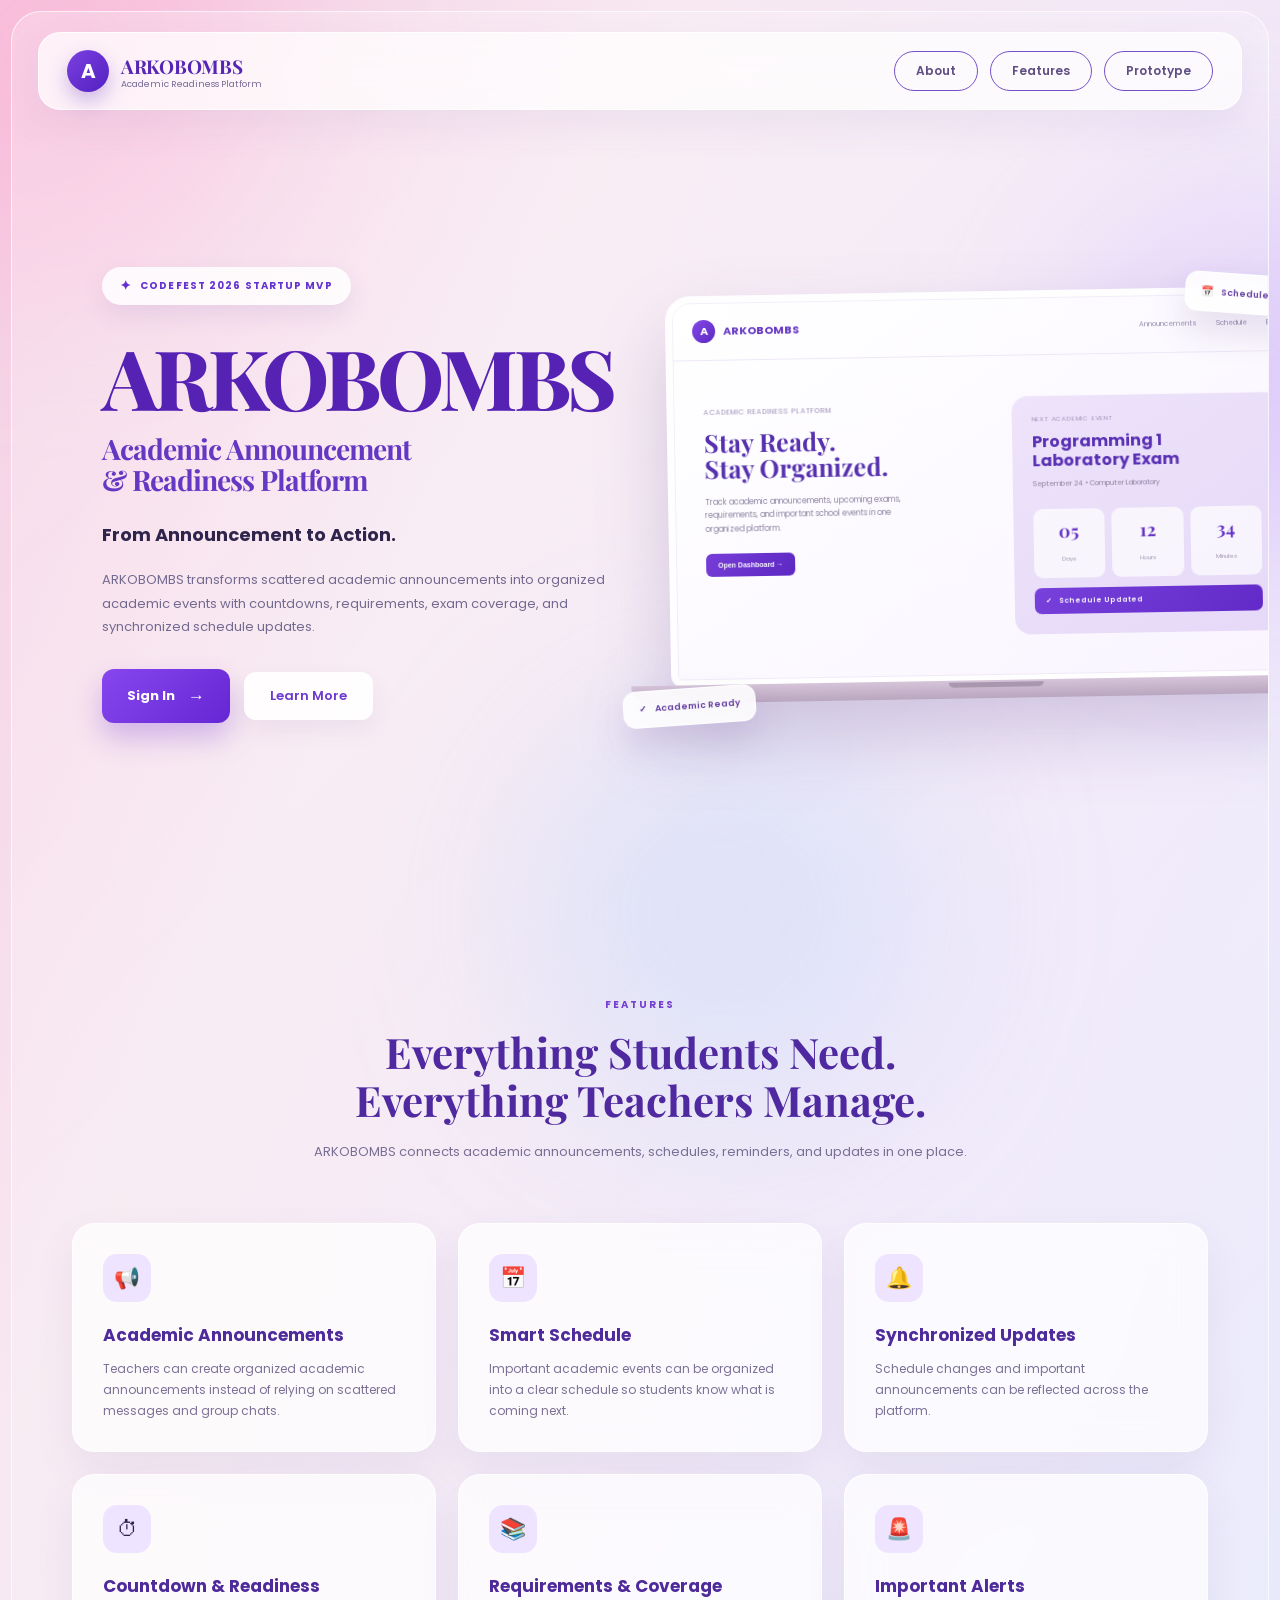
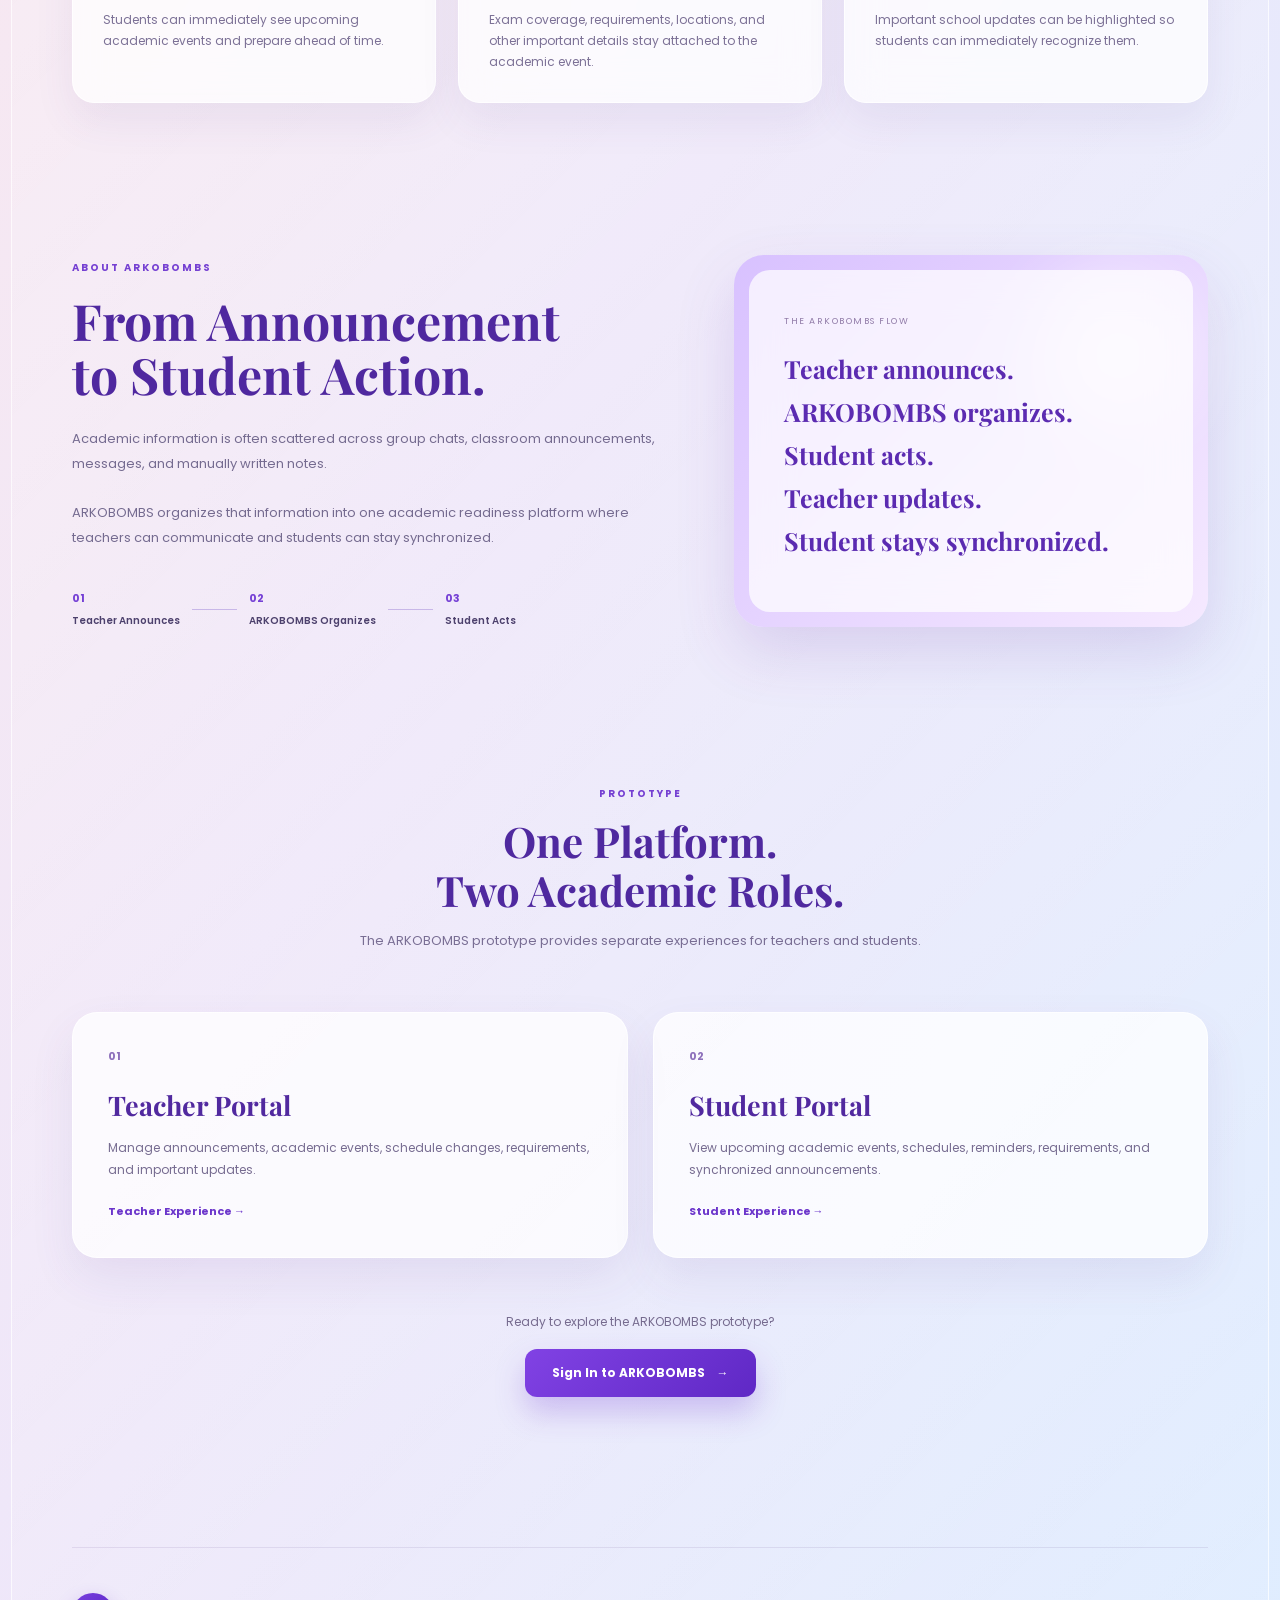
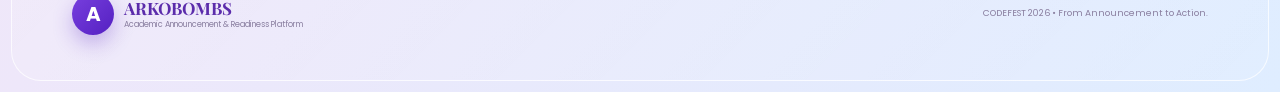
<file: index.html>
<!DOCTYPE html>
<html lang="en">

<head>

    <meta charset="UTF-8">
    <meta name="viewport" content="width=device-width, initial-scale=1.0">

    <title>ARKOBOMBS | Academic Announcement & Readiness Platform</title>

    <link rel="preconnect" href="https://fonts.googleapis.com">
    <link rel="preconnect" href="https://fonts.gstatic.com" crossorigin>

    <link
        href="https://fonts.googleapis.com/css2?family=Poppins:wght@400;500;600;700&family=Playfair+Display:wght@600;700;800&display=swap"
        rel="stylesheet"
    >

    <link rel="stylesheet" href="css/style.css">

</head>

<body>

    <!-- =========================================
         BACKGROUND
    ========================================== -->

    <div class="background-shape shape-one"></div>
    <div class="background-shape shape-two"></div>
    <div class="background-shape shape-three"></div>


    <!-- =========================================
         MAIN PAGE CONTAINER
    ========================================== -->

    <main class="page-shell">


        <!-- =====================================
             NAVIGATION
        ====================================== -->

        <header class="navbar">

            <!-- LOGO -->

            <a href="#home" class="brand">

                <div class="brand-icon">
                    A
                </div>

                <div class="brand-text">

                    <div class="brand-name">
                        ARKOBOMBS
                    </div>

                    <div class="brand-subtitle">
                        Academic Readiness Platform
                    </div>

                </div>

            </a>


            <!-- NAVIGATION LINKS -->

<nav class="nav-menu">

    <a href="#about">
        About
    </a>

    <a href="#features">
        Features
    </a>

    <a href="#prototype">
        Prototype
    </a>

</nav>

        </header>



        <!-- =====================================
             HERO
        ====================================== -->

        <section class="hero" id="home">

            <!-- LEFT SIDE -->

            <div class="hero-left">

                <div class="hero-badge">

                    <span class="badge-star">
                        ✦
                    </span>

                    CODEFEST 2026 STARTUP MVP

                </div>


                <h1 class="hero-title">
                    ARKOBOMBS
                </h1>


                <h2 class="hero-subtitle">
                    Academic Announcement
                    <br>
                    &amp; Readiness Platform
                </h2>


                <h3 class="hero-tagline">
                    From Announcement to Action.
                </h3>


                <p class="hero-description">

                    ARKOBOMBS transforms scattered academic announcements
                    into organized academic events with countdowns,
                    requirements, exam coverage, and synchronized
                    schedule updates.

                </p>


                <!-- HERO BUTTONS -->

                <div class="hero-buttons">

                    <a href="login.html" class="primary-button">

                        Sign In

                        <span>
                            →
                        </span>

                    </a>


                    <a href="#about" class="secondary-button">

                        Learn More

                    </a>

                </div>

            </div>



            <!-- RIGHT SIDE -->

            <div class="hero-right">


                <!-- LAPTOP -->

                <div class="laptop-wrapper">


                    <div class="laptop-screen">


                        <!-- LAPTOP TOP BAR -->

                        <div class="dashboard-topbar">

                            <div class="dashboard-brand">

                                <div class="mini-logo">
                                    A
                                </div>

                                <strong>
                                    ARKOBOMBS
                                </strong>

                            </div>


                            <div class="dashboard-navigation">

                                <span>
                                    Announcements
                                </span>

                                <span>
                                    Schedule
                                </span>

                                <span>
                                    Exams
                                </span>

                            </div>

                        </div>



                        <!-- DASHBOARD CONTENT -->

                        <div class="dashboard-content">


                            <!-- LEFT -->

                            <div class="dashboard-intro">

                                <div class="dashboard-small-title">
                                    ACADEMIC READINESS PLATFORM
                                </div>

                                <h3>
                                    Stay Ready.
                                    <br>
                                    Stay Organized.
                                </h3>

                                <p>

                                    Track academic announcements,
                                    upcoming exams, requirements,
                                    and important school events
                                    in one organized platform.

                                </p>

                                <button>
                                    Open Dashboard →
                                </button>

                            </div>



                            <!-- EVENT CARD -->

                            <div class="dashboard-event">

                                <div class="event-label">
                                    NEXT ACADEMIC EVENT
                                </div>

                                <h4>
                                    Programming 1
                                    <br>
                                    Laboratory Exam
                                </h4>

                                <div class="event-date">
                                    September 24 • Computer Laboratory
                                </div>


                                <div class="countdown">

                                    <div>
                                        <strong>05</strong>
                                        <span>Days</span>
                                    </div>

                                    <div>
                                        <strong>12</strong>
                                        <span>Hours</span>
                                    </div>

                                    <div>
                                        <strong>34</strong>
                                        <span>Minutes</span>
                                    </div>

                                </div>


                                <div class="schedule-update">

                                    <span>
                                        ✓
                                    </span>

                                    Schedule Updated

                                </div>

                            </div>

                        </div>

                    </div>


                    <!-- LAPTOP BASE -->

                    <div class="laptop-base">

                        <div class="laptop-hinge"></div>

                    </div>


                </div>



                <!-- FLOATING CARD: TOP -->

                <div class="floating-card update-card">

                    <span class="floating-icon">
                        📅
                    </span>

                    <span>
                        Schedule Updated
                    </span>

                </div>



                <!-- FLOATING CARD: BOTTOM -->

                <div class="floating-card ready-card">

                    <span>
                        ✓
                    </span>

                    Academic Ready

                </div>

            </div>

        </section>



        <!-- =====================================
             FEATURES
        ====================================== -->

        <section class="section features-section" id="features">

            <div class="section-heading">

                <span>
                    FEATURES
                </span>

                <h2>
                    Everything Students Need.
                    <br>
                    Everything Teachers Manage.
                </h2>

                <p>
                    ARKOBOMBS connects academic announcements,
                    schedules, reminders, and updates in one place.
                </p>

            </div>


            <div class="feature-grid">


                <article class="feature-card">

                    <div class="feature-icon">
                        📢
                    </div>

                    <h3>
                        Academic Announcements
                    </h3>

                    <p>
                        Teachers can create organized academic
                        announcements instead of relying on scattered
                        messages and group chats.
                    </p>

                </article>


                <article class="feature-card">

                    <div class="feature-icon">
                        📅
                    </div>

                    <h3>
                        Smart Schedule
                    </h3>

                    <p>
                        Important academic events can be organized
                        into a clear schedule so students know
                        what is coming next.
                    </p>

                </article>


                <article class="feature-card">

                    <div class="feature-icon">
                        🔔
                    </div>

                    <h3>
                        Synchronized Updates
                    </h3>

                    <p>
                        Schedule changes and important announcements
                        can be reflected across the platform.
                    </p>

                </article>


                <article class="feature-card">

                    <div class="feature-icon">
                        ⏱
                    </div>

                    <h3>
                        Countdown & Readiness
                    </h3>

                    <p>
                        Students can immediately see upcoming
                        academic events and prepare ahead of time.
                    </p>

                </article>


                <article class="feature-card">

                    <div class="feature-icon">
                        📚
                    </div>

                    <h3>
                        Requirements & Coverage
                    </h3>

                    <p>
                        Exam coverage, requirements, locations,
                        and other important details stay attached
                        to the academic event.
                    </p>

                </article>


                <article class="feature-card">

                    <div class="feature-icon">
                        🚨
                    </div>

                    <h3>
                        Important Alerts
                    </h3>

                    <p>
                        Important school updates can be highlighted
                        so students can immediately recognize them.
                    </p>

                </article>


            </div>

        </section>



        <!-- =====================================
             ABOUT
        ====================================== -->

        <section class="section about-section" id="about">


            <div class="about-content">

                <span class="section-label">
                    ABOUT ARKOBOMBS
                </span>

                <h2>
                    From Announcement
                    <br>
                    to Student Action.
                </h2>

                <p>

                    Academic information is often scattered across
                    group chats, classroom announcements, messages,
                    and manually written notes.

                    <br><br>

                    ARKOBOMBS organizes that information into one
                    academic readiness platform where teachers can
                    communicate and students can stay synchronized.

                </p>


                <div class="flow">

                    <div class="flow-step">

                        <strong>
                            01
                        </strong>

                        <span>
                            Teacher Announces
                        </span>

                    </div>


                    <div class="flow-line"></div>


                    <div class="flow-step">

                        <strong>
                            02
                        </strong>

                        <span>
                            ARKOBOMBS Organizes
                        </span>

                    </div>


                    <div class="flow-line"></div>


                    <div class="flow-step">

                        <strong>
                            03
                        </strong>

                        <span>
                            Student Acts
                        </span>

                    </div>


                </div>

            </div>


            <div class="about-card">

                <div class="about-card-glow"></div>

                <div class="about-card-inner">

                    <div class="about-mini-label">
                        THE ARKOBOMBS FLOW
                    </div>

                    <h3>
                        Teacher announces.
                    </h3>

                    <h3>
                        ARKOBOMBS organizes.
                    </h3>

                    <h3>
                        Student acts.
                    </h3>

                    <h3>
                        Teacher updates.
                    </h3>

                    <h3>
                        Student stays synchronized.
                    </h3>

                </div>

            </div>

        </section>



        <!-- =====================================
             PROTOTYPE
        ====================================== -->

        <section class="section prototype-section" id="prototype">

            <div class="section-heading">

                <span>
                    PROTOTYPE
                </span>

                <h2>
                    One Platform.
                    <br>
                    Two Academic Roles.
                </h2>

                <p>
                    The ARKOBOMBS prototype provides separate
                    experiences for teachers and students.
                </p>

            </div>


            <div class="prototype-grid">


                <div class="prototype-card">

                    <div class="prototype-number">
                        01
                    </div>

                    <h3>
                        Teacher Portal
                    </h3>

                    <p>

                        Manage announcements, academic events,
                        schedule changes, requirements, and
                        important updates.

                    </p>

                    <span>
                        Teacher Experience →
                    </span>

                </div>


                <div class="prototype-card">

                    <div class="prototype-number">
                        02
                    </div>

                    <h3>
                        Student Portal
                    </h3>

                    <p>

                        View upcoming academic events,
                        schedules, reminders, requirements,
                        and synchronized announcements.

                    </p>

                    <span>
                        Student Experience →
                    </span>

                </div>


            </div>


            <div class="prototype-action">

                <p>
                    Ready to explore the ARKOBOMBS prototype?
                </p>

                <a href="login.html" class="launch-button">

                    Sign In to ARKOBOMBS

                    <span>
                        →
                    </span>

                </a>

            </div>

        </section>



        <!-- =====================================
             FOOTER
        ====================================== -->

        <footer class="footer">

            <div class="footer-brand">

                <div class="brand-icon">
                    A
                </div>

                <div>

                    <strong>
                        ARKOBOMBS
                    </strong>

                    <span>
                        Academic Announcement & Readiness Platform
                    </span>

                </div>

            </div>


            <p>
                CODEFEST 2026 • From Announcement to Action.
            </p>

        </footer>


    </main>



    <script src="js/main.js"></script>

</body>

</html>
</file>
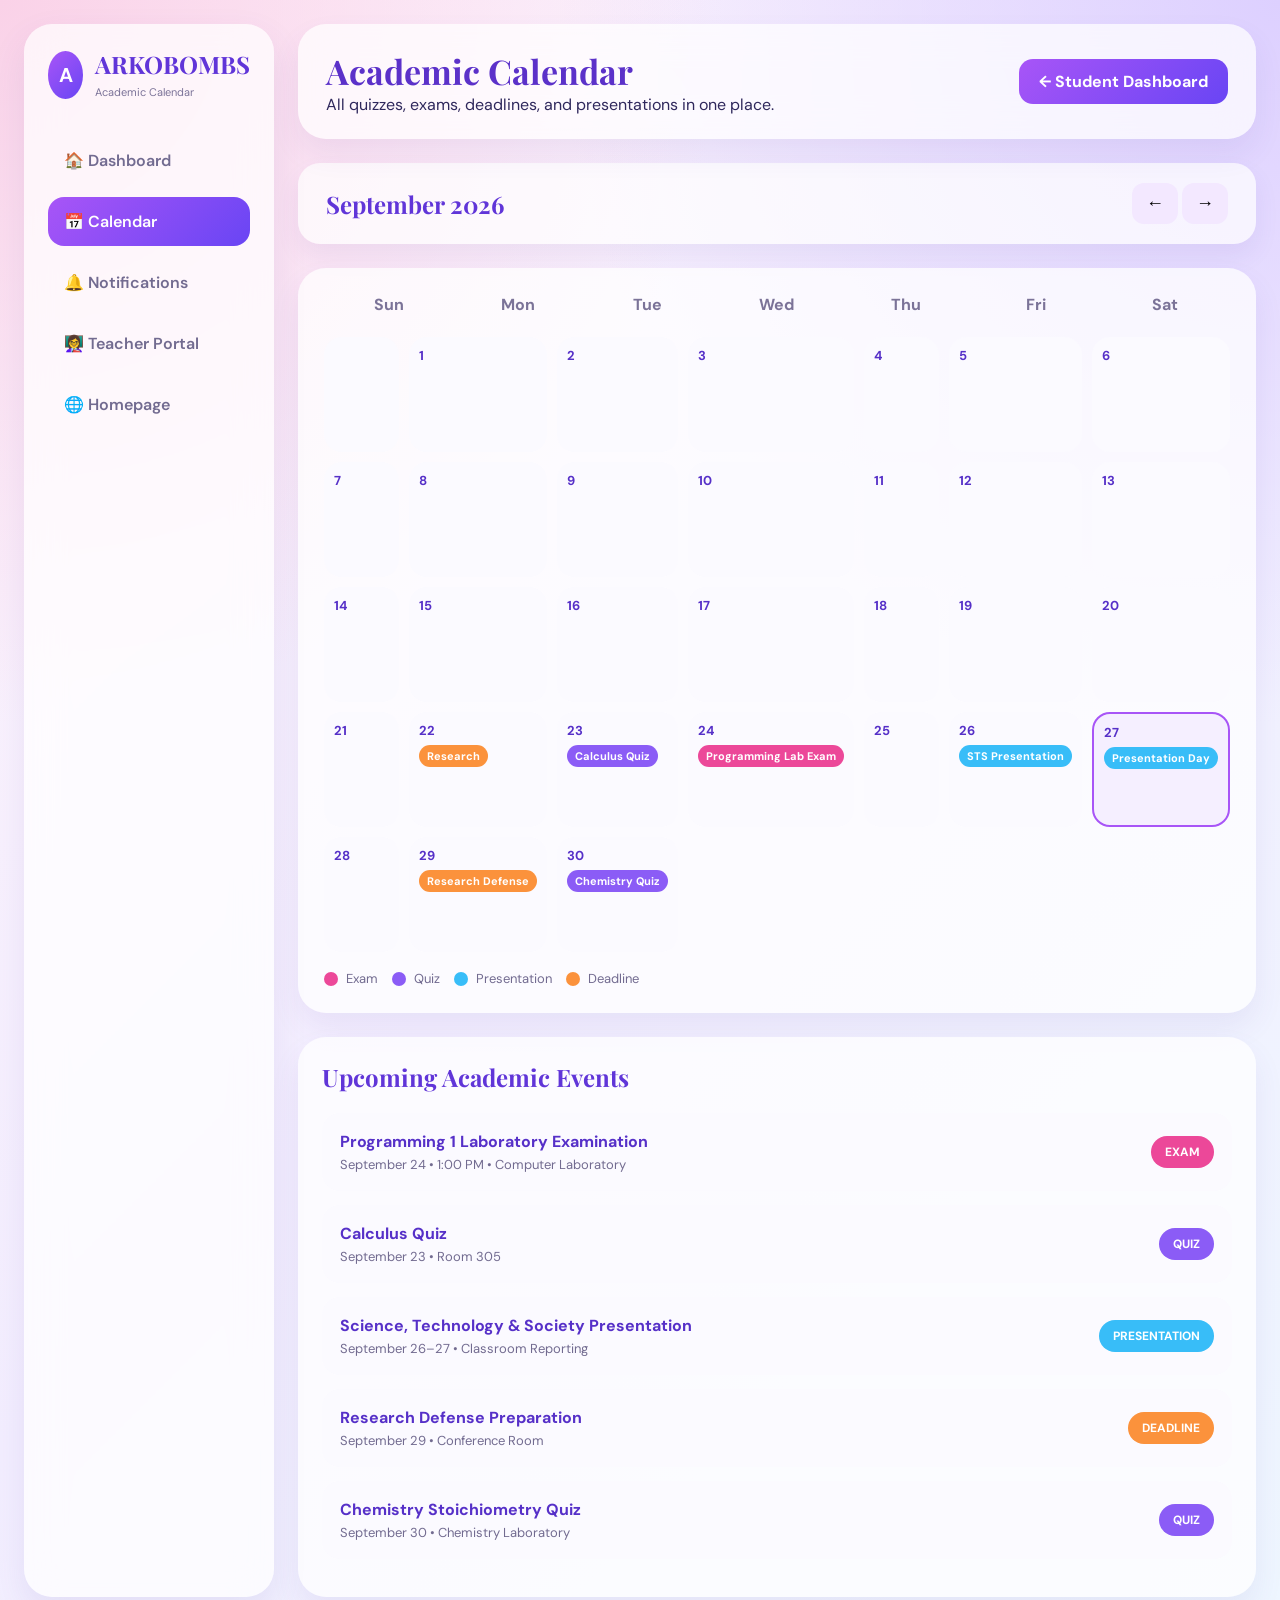
<file: calendar.html>
<!DOCTYPE html>
<html lang="en">
<head>
<meta charset="UTF-8">
<meta name="viewport" content="width=device-width, initial-scale=1.0">

<title>ARKOBOMBS | Academic Calendar</title>

<link rel="preconnect" href="https://fonts.googleapis.com">
<link rel="preconnect" href="https://fonts.gstatic.com" crossorigin>
<link href="https://fonts.googleapis.com/css2?family=DM+Sans:wght@400;500;700&family=Playfair+Display:wght@600;700&display=swap" rel="stylesheet">

<style>

*{
margin:0;
padding:0;
box-sizing:border-box;
}

body{
font-family:"DM Sans",sans-serif;
background:
radial-gradient(circle at top left,#FAD2E8,transparent 35%),
radial-gradient(circle at top right,#DDD0FF,transparent 35%),
linear-gradient(135deg,#FFF5FC,#F3EEFF,#EEF6FF);
padding:24px;
color:#2F285C;
}

.container{
max-width:1400px;
margin:auto;
display:grid;
grid-template-columns:250px 1fr;
gap:24px;
}

/* SIDEBAR */

.sidebar{
background:rgba(255,255,255,.72);
backdrop-filter:blur(18px);
border-radius:28px;
padding:24px;
box-shadow:0 15px 35px rgba(90,65,170,.1);
display:flex;
flex-direction:column;
justify-content:space-between;
}

.logo{
display:flex;
align-items:center;
gap:12px;
margin-bottom:35px;
}

.circle{
width:48px;
height:48px;
border-radius:50%;
display:grid;
place-items:center;
background:linear-gradient(135deg,#A855F7,#6945F4);
color:white;
font-size:20px;
font-weight:bold;
}

.logo h2{
font-family:"Playfair Display",serif;
color:#6035D8;
}

.logo span{
font-size:11px;
color:#7B7398;
}

.menu{
display:flex;
flex-direction:column;
gap:12px;
}

.menu a{
text-decoration:none;
padding:14px 16px;
border-radius:16px;
font-weight:600;
color:#726B90;
transition:.25s;
}

.menu a:hover,
.menu .active{
background:linear-gradient(135deg,#A855F7,#6945F4);
color:white;
}

/* MAIN */

.main{
display:flex;
flex-direction:column;
gap:24px;
}

.header{
background:rgba(255,255,255,.72);
backdrop-filter:blur(18px);
padding:24px 28px;
border-radius:28px;
display:flex;
justify-content:space-between;
align-items:center;
box-shadow:0 15px 30px rgba(90,65,170,.08);
}

.header h1{
font-family:"Playfair Display",serif;
font-size:34px;
color:#5B31C9;
}

.back{
background:linear-gradient(135deg,#A855F7,#6945F4);
color:white;
padding:12px 20px;
border-radius:14px;
text-decoration:none;
font-weight:bold;
}

/* MONTH */

.month-bar{
display:flex;
justify-content:space-between;
align-items:center;
background:rgba(255,255,255,.72);
padding:20px 28px;
border-radius:22px;
box-shadow:0 12px 25px rgba(90,65,170,.08);
}

.month-bar h2{
font-family:"Playfair Display",serif;
color:#6035D8;
}

.month-buttons button{
border:none;
background:#F3E8FF;
padding:10px 14px;
border-radius:12px;
font-size:18px;
cursor:pointer;
}

/* CALENDAR */

.calendar{
background:rgba(255,255,255,.75);
padding:26px;
border-radius:28px;
box-shadow:0 15px 30px rgba(90,65,170,.08);
}

.weekdays{
display:grid;
grid-template-columns:repeat(7,1fr);
margin-bottom:12px;
}

.weekdays div{
text-align:center;
font-weight:bold;
color:#7B7398;
padding-bottom:10px;
}

.days{
display:grid;
grid-template-columns:repeat(7,1fr);
gap:10px;
}

.day{
background:#FBFAFF;
height:115px;
border-radius:18px;
padding:10px;
font-size:13px;
display:flex;
flex-direction:column;
gap:6px;
transition:.25s;
}

.day:hover{
transform:translateY(-4px);
box-shadow:0 10px 18px rgba(90,65,170,.08);
}

.number{
font-weight:bold;
color:#5630C8;
}

.tag{
font-size:11px;
padding:4px 8px;
border-radius:999px;
width:max-content;
color:white;
font-weight:700;
}

.exam{background:#EC4899;}
.quiz{background:#8B5CF6;}
.presentation{background:#38BDF8;}
.deadline{background:#FB923C;}

.today{
border:2px solid #A855F7;
background:#F5EFFF;
}

/* UPCOMING EVENTS */

.section{
background:rgba(255,255,255,.75);
padding:24px;
border-radius:28px;
box-shadow:0 15px 30px rgba(90,65,170,.08);
}

.section h2{
font-family:"Playfair Display",serif;
color:#6035D8;
margin-bottom:20px;
}

.event{
display:flex;
justify-content:space-between;
align-items:center;
padding:18px;
border-radius:18px;
background:#FBFAFF;
margin-bottom:14px;
}

.event h3{
color:#5630C8;
font-size:16px;
}

.event p{
font-size:13px;
color:#726B90;
margin-top:4px;
}

.badge{
padding:8px 14px;
border-radius:999px;
color:white;
font-size:12px;
font-weight:bold;
}

.badge.exam{background:#EC4899;}
.badge.quiz{background:#8B5CF6;}
.badge.presentation{background:#38BDF8;}
.badge.deadline{background:#FB923C;}

.legend{
display:flex;
gap:14px;
flex-wrap:wrap;
margin-top:18px;
}

.legend span{
display:flex;
align-items:center;
gap:8px;
font-size:13px;
color:#726B90;
}

.dot{
width:14px;
height:14px;
border-radius:50%;
}

@media(max-width:950px){

.container{
grid-template-columns:1fr;
}

.days{
grid-template-columns:repeat(2,1fr);
}

.header{
flex-direction:column;
align-items:flex-start;
gap:16px;
}

}

</style>
</head>

<body>

<div class="container">

<aside class="sidebar">

<div>

<div class="logo">
<div class="circle">A</div>
<div>
<h2>ARKOBOMBS</h2>
<span>Academic Calendar</span>
</div>
</div>

<div class="menu">
<a href="student.html">🏠 Dashboard</a>
<a class="active" href="#">📅 Calendar</a>
<a href="notifications.html">🔔 Notifications</a>
<a href="teacher.html">👩‍🏫 Teacher Portal</a>
<a href="index.html">🌐 Homepage</a>
</div>

</div>

</aside>

<main class="main">

<div class="header">

<div>
<h1>Academic Calendar</h1>
<p>All quizzes, exams, deadlines, and presentations in one place.</p>
</div>

<a href="student.html" class="back">← Student Dashboard</a>

</div>

<div class="month-bar">
<h2>September 2026</h2>

<div class="month-buttons">
<button>←</button>
<button>→</button>
</div>
</div>

<section class="calendar">

<div class="weekdays">
<div>Sun</div><div>Mon</div><div>Tue</div><div>Wed</div><div>Thu</div><div>Fri</div><div>Sat</div>
</div>

<div class="days">

<div class="day"></div>

<div class="day"><span class="number">1</span></div>
<div class="day"><span class="number">2</span></div>
<div class="day"><span class="number">3</span></div>
<div class="day"><span class="number">4</span></div>
<div class="day"><span class="number">5</span></div>
<div class="day"><span class="number">6</span></div>

<div class="day"><span class="number">7</span></div>
<div class="day"><span class="number">8</span></div>
<div class="day"><span class="number">9</span></div>
<div class="day"><span class="number">10</span></div>
<div class="day"><span class="number">11</span></div>
<div class="day"><span class="number">12</span></div>
<div class="day"><span class="number">13</span></div>

<div class="day"><span class="number">14</span></div>
<div class="day"><span class="number">15</span></div>
<div class="day"><span class="number">16</span></div>
<div class="day"><span class="number">17</span></div>
<div class="day"><span class="number">18</span></div>
<div class="day"><span class="number">19</span></div>
<div class="day"><span class="number">20</span></div>

<div class="day"><span class="number">21</span></div>

<div class="day">
<span class="number">22</span>
<span class="tag deadline">Research</span>
</div>

<div class="day">
<span class="number">23</span>
<span class="tag quiz">Calculus Quiz</span>
</div>

<div class="day">
<span class="number">24</span>
<span class="tag exam">Programming Lab Exam</span>
</div>

<div class="day"><span class="number">25</span></div>

<div class="day">
<span class="number">26</span>
<span class="tag presentation">STS Presentation</span>
</div>

<div class="day today">
<span class="number">27</span>
<span class="tag presentation">Presentation Day</span>
</div>

<div class="day"><span class="number">28</span></div>

<div class="day">
<span class="number">29</span>
<span class="tag deadline">Research Defense</span>
</div>

<div class="day">
<span class="number">30</span>
<span class="tag quiz">Chemistry Quiz</span>
</div>

</div>

<div class="legend">
<span><div class="dot" style="background:#EC4899;"></div>Exam</span>
<span><div class="dot" style="background:#8B5CF6;"></div>Quiz</span>
<span><div class="dot" style="background:#38BDF8;"></div>Presentation</span>
<span><div class="dot" style="background:#FB923C;"></div>Deadline</span>
</div>

</section>

<section class="section">

<h2>Upcoming Academic Events</h2>

<div class="event">
<div>
<h3>Programming 1 Laboratory Examination</h3>
<p>September 24 • 1:00 PM • Computer Laboratory</p>
</div>
<span class="badge exam">EXAM</span>
</div>

<div class="event">
<div>
<h3>Calculus Quiz</h3>
<p>September 23 • Room 305</p>
</div>
<span class="badge quiz">QUIZ</span>
</div>

<div class="event">
<div>
<h3>Science, Technology & Society Presentation</h3>
<p>September 26–27 • Classroom Reporting</p>
</div>
<span class="badge presentation">PRESENTATION</span>
</div>

<div class="event">
<div>
<h3>Research Defense Preparation</h3>
<p>September 29 • Conference Room</p>
</div>
<span class="badge deadline">DEADLINE</span>
</div>

<div class="event">
<div>
<h3>Chemistry Stoichiometry Quiz</h3>
<p>September 30 • Chemistry Laboratory</p>
</div>
<span class="badge quiz">QUIZ</span>
</div>

</section>

</main>

</div>
<script src="js/app.js"></script>
</body>
</html>
</file>
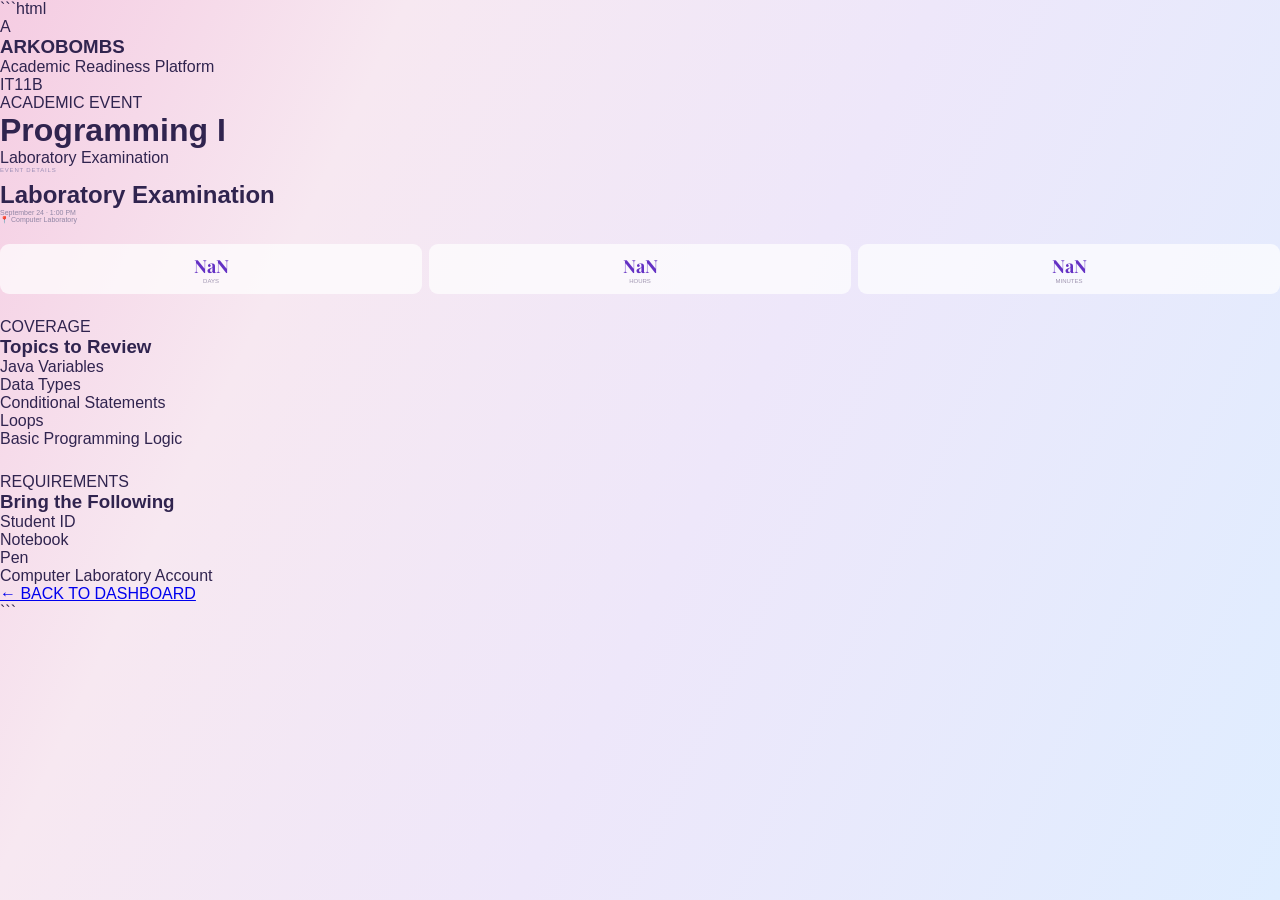
<file: event.html>
```html
<!DOCTYPE html>
<html lang="en">

<head>

    <meta charset="UTF-8">
    <meta name="viewport" content="width=device-width, initial-scale=1.0">

    <title>ARKOBOMBS | Event Details</title>

    <link rel="preconnect" href="https://fonts.googleapis.com">
    <link rel="preconnect" href="https://fonts.gstatic.com" crossorigin>

    <link href="https://fonts.googleapis.com/css2?family=DM+Sans:wght@400;500;600;700&family=Playfair+Display:wght@600;700;800&display=swap" rel="stylesheet">

    <link rel="stylesheet" href="css/style.css">

</head>


<body>

    <div class="dashboard-page">

        <!-- NAVIGATION -->

        <nav class="dashboard-nav">

            <div class="logo">

                <div class="logo-circle">A</div>

                <div>

                    <h3>ARKOBOMBS</h3>

                    <span>Academic Readiness Platform</span>

                </div>

            </div>

            <div class="student-info">
                IT11B
            </div>

        </nav>


        <!-- EVENT DETAILS -->

        <main class="student-dashboard">

            <div class="welcome">

                <span>ACADEMIC EVENT</span>

                <h1 id="eventSubject">Programming I</h1>

                <p id="eventType">
    Laboratory Examination
</p>

            </div>


            <section class="next-event">

                <div class="event-label">
                    EVENT DETAILS
                </div>

                <h2 id="eventTypeDetails">Laboratory Examination</h2>

                <p class="event-date" id="eventDate">
    September 24 · 1:00 PM
</p>

                <p class="event-date" id="eventLocation">
    📍 Computer Laboratory
</p>


                <!-- COUNTDOWN -->

                <div class="countdown">

                    <div>
                        <strong>05</strong>
                        <span>DAYS</span>
                    </div>

                    <div>
                        <strong>12</strong>
                        <span>HOURS</span>
                    </div>

                    <div>
                        <strong>34</strong>
                        <span>MINUTES</span>
                    </div>

                </div>


                <!-- COVERAGE -->

                <div class="dashboard-box" style="margin-top:24px;">

                    <span>COVERAGE</span>

                    <h3>Topics to Review</h3>

<ul id="eventCoverage">

    <li>Java Variables</li>
    <li>Data Types</li>
    <li>Conditional Statements</li>
    <li>Loops</li>
    <li>Basic Programming Logic</li>

</ul>
                </div>
             




                <!-- REQUIREMENTS -->

                <div class="dashboard-box" style="margin-top:25px;">

                    <span>REQUIREMENTS</span>

                    <h3>Bring the Following</h3>

                    <ul id="eventRequirements">

    <li>Student ID</li>
    <li>Notebook</li>
    <li>Pen</li>
    <li>Computer Laboratory Account</li>

</ul>

                </div>


                <a href="student.html" class="dashboard-button">
    ← BACK TO DASHBOARD
</a>
            </section>

        </main>

    </div>

    <script>
    const savedDate = localStorage.getItem("arkobombsEventDate");
const savedTime = localStorage.getItem("arkobombsEventTime");

const eventDate = new Date(
    `${savedDate}, 2026 ${savedTime}`
).getTime();

function updateCountdown() {

    const now = new Date().getTime();

    const difference = eventDate - now;

    if (difference <= 0) {
        document.querySelector(".countdown").innerHTML =
            "<strong>EVENT STARTED</strong>";
        return;
    }

        const days = Math.floor(difference / (1000 * 60 * 60 * 24));

        const hours = Math.floor(
            (difference / (1000 * 60 * 60)) % 24
        );

        const minutes = Math.floor(
            (difference / (1000 * 60)) % 60
        );

        const countdown = document.querySelectorAll(".countdown strong");

        countdown[0].textContent = String(days).padStart(2, "0");
        countdown[1].textContent = String(hours).padStart(2, "0");
        countdown[2].textContent = String(minutes).padStart(2, "0");
    }

    updateCountdown();

    setInterval(updateCountdown, 1000);

    const savedSubject = localStorage.getItem("arkobombsSubject");

if (savedSubject) {
    document.getElementById("eventSubject").textContent =
        savedSubject;
}
const savedEventType = localStorage.getItem("arkobombsEventType");
const savedEventDate = localStorage.getItem("arkobombsEventDate");
const savedEventTime = localStorage.getItem("arkobombsEventTime");
const savedEventLocation =
    localStorage.getItem("arkobombsEventLocation");

if (savedEventDate || savedEventTime) {
    document.getElementById("eventDate").textContent =
        (savedEventDate || "Date not specified") +
        " · " +
        (savedEventTime || "Time not specified");
}

if (savedEventType) {
    document.getElementById("eventType").textContent =
        savedEventType;

    document.getElementById("eventTypeDetails").textContent =
        savedEventType;
}

if (savedEventLocation) {
    document.getElementById("eventLocation").textContent =
        "📍 " + savedEventLocation;
}
const savedCoverage = localStorage.getItem("arkobombsCoverage");

if (savedCoverage) {
    const coverageList = document.getElementById("eventCoverage");

    coverageList.innerHTML = "";

    const topics = savedCoverage.split(", ");

    topics.forEach(function(topic) {
        const li = document.createElement("li");
        li.textContent = topic;
        coverageList.appendChild(li);
    });
}
const savedRequirements =
    localStorage.getItem("arkobombsRequirements");

if (savedRequirements) {
    const requirementsList =
        document.getElementById("eventRequirements");

    requirementsList.innerHTML = "";

    const requirements =
        savedRequirements.split(", ");

    requirements.forEach(function(requirement) {
        const li = document.createElement("li");
        li.textContent = requirement;
        requirementsList.appendChild(li);
    });
}

</script>


</body>

</html>
```
</file>
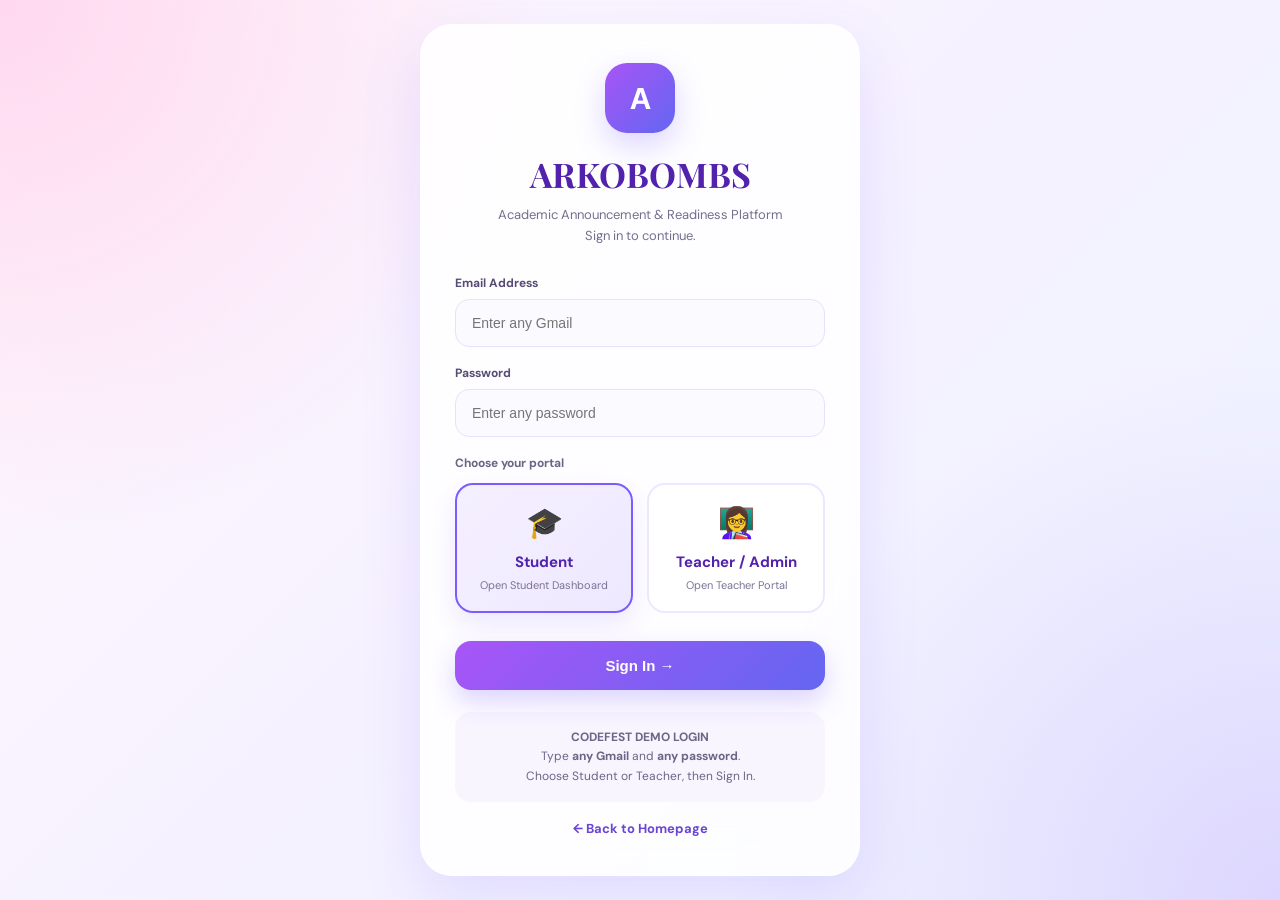
<file: login.html>
<!DOCTYPE html>
<html lang="en">
<head>
<meta charset="UTF-8">
<meta name="viewport" content="width=device-width, initial-scale=1.0">
<title>ARKOBOMBS | Login</title>

<link rel="preconnect" href="https://fonts.googleapis.com">
<link rel="preconnect" href="https://fonts.gstatic.com" crossorigin>
<link href="https://fonts.googleapis.com/css2?family=DM+Sans:wght@400;500;700&family=Playfair+Display:wght@700;800&display=swap" rel="stylesheet">

<style>
*{margin:0;padding:0;box-sizing:border-box;}

body{
font-family:"DM Sans",sans-serif;
min-height:100vh;
display:flex;
align-items:center;
justify-content:center;
padding:24px;
background:
radial-gradient(circle at top left,#FFD8EF,transparent 35%),
radial-gradient(circle at bottom right,#DDD6FE,transparent 35%),
linear-gradient(135deg,#FFF8FD,#F5F1FF,#EEF5FF);
}

.login-card{
width:100%;
max-width:440px;
background:rgba(255,255,255,.85);
backdrop-filter:blur(20px);
border:1px solid rgba(255,255,255,.8);
border-radius:32px;
padding:38px 34px;
box-shadow:0 25px 60px rgba(124,92,255,.15);
}

.logo{
width:70px;
height:70px;
margin:auto;
border-radius:22px;
background:linear-gradient(135deg,#A855F7,#6366F1);
display:flex;
align-items:center;
justify-content:center;
font-size:30px;
font-weight:800;
color:white;
box-shadow:0 12px 30px rgba(124,92,255,.25);
}

h1{
margin-top:18px;
text-align:center;
font-family:"Playfair Display",serif;
font-size:34px;
color:#5222AD;
}

.subtitle{
text-align:center;
margin-top:8px;
font-size:13px;
color:#756F8E;
line-height:1.6;
margin-bottom:28px;
}

label{
display:block;
margin-bottom:8px;
font-size:12px;
font-weight:700;
color:#564C73;
}

input{
width:100%;
padding:15px 16px;
border-radius:14px;
border:1px solid #E7E0FF;
background:#FBFAFF;
font-size:14px;
margin-bottom:18px;
outline:none;
transition:.2s;
}

input:focus{
border-color:#7C5CFF;
box-shadow:0 0 0 4px rgba(124,92,255,.12);
}

.role-title{
margin-bottom:12px;
font-size:12px;
font-weight:700;
color:#6B6486;
}

.roles{
display:grid;
grid-template-columns:1fr 1fr;
gap:14px;
margin-bottom:28px;
}

.role-card{
padding:18px 14px;
text-align:center;
border-radius:18px;
border:2px solid #ECE8FF;
background:white;
cursor:pointer;
transition:.25s;
}

.role-card:hover{
transform:translateY(-3px);
}

.role-card.active{
border-color:#7C5CFF;
background:linear-gradient(135deg,#F5F0FF,#EEE8FF);
box-shadow:0 12px 24px rgba(124,92,255,.12);
}

.role-card .emoji{
font-size:30px;
}

.role-card h3{
margin-top:10px;
font-size:15px;
color:#5222AD;
}

.role-card p{
margin-top:6px;
font-size:11px;
color:#7B7396;
line-height:1.4;
}

button{
width:100%;
padding:16px;
border:none;
border-radius:16px;
background:linear-gradient(135deg,#A855F7,#6366F1);
color:white;
font-size:15px;
font-weight:700;
cursor:pointer;
box-shadow:0 12px 24px rgba(124,92,255,.25);
transition:.25s;
}

button:hover{
transform:translateY(-2px);
}

.note{
margin-top:22px;
padding:16px;
background:#F8F5FF;
border-radius:16px;
text-align:center;
font-size:12px;
color:#6C6585;
line-height:1.6;
}

.back{
display:block;
text-align:center;
margin-top:18px;
text-decoration:none;
font-size:13px;
font-weight:700;
color:#6A45D4;
}

@media(max-width:500px){
.roles{
grid-template-columns:1fr;
}

.login-card{
padding:30px 22px;
}
}
</style>
</head>
<body>

<div class="login-card">

<div class="logo">A</div>

<h1>ARKOBOMBS</h1>

<div class="subtitle">
Academic Announcement & Readiness Platform<br>
Sign in to continue.
</div>

<label>Email Address</label>
<input id="email" type="email" placeholder="Enter any Gmail">

<label>Password</label>
<input id="password" type="password" placeholder="Enter any password">

<div class="role-title">Choose your portal</div>

<div class="roles">

<div id="studentRole" class="role-card active">
<div class="emoji">🎓</div>
<h3>Student</h3>
<p>Open Student Dashboard</p>
</div>

<div id="teacherRole" class="role-card">
<div class="emoji">👩‍🏫</div>
<h3>Teacher / Admin</h3>
<p>Open Teacher Portal</p>
</div>

</div>

<button id="loginBtn">Sign In →</button>

<div class="note">
<b>CODEFEST DEMO LOGIN</b><br>
Type <b>any Gmail</b> and <b>any password</b>.<br>
Choose Student or Teacher, then Sign In.
</div>

<a href="index.html" class="back">← Back to Homepage</a>

</div>

<script>
// =======================================
// FAKE LOGIN FOR CODEFEST (NO VALIDATION)
// =======================================

let selectedRole = "student";

const studentRole = document.getElementById("studentRole");
const teacherRole = document.getElementById("teacherRole");

studentRole.onclick = () => {
selectedRole = "student";
studentRole.classList.add("active");
teacherRole.classList.remove("active");
};

teacherRole.onclick = () => {
selectedRole = "teacher";
teacherRole.classList.add("active");
studentRole.classList.remove("active");
};

document.getElementById("loginBtn").onclick = () => {

const email = document.getElementById("email").value.trim();
const password = document.getElementById("password").value.trim();

if(email === "" || password === ""){
alert("Please enter any email and any password.");
return;
}

// Save fake login (optional)
localStorage.setItem("arkobombsLoggedIn","true");
localStorage.setItem("arkobombsRole",selectedRole);
localStorage.setItem("arkobombsUser",email);

// Redirect by role
if(selectedRole === "teacher"){
window.location.href = "Teacher Enhanced.html";
}else{
window.location.href = "students.html";
}

};
</script>

</body>
</html>
</file>
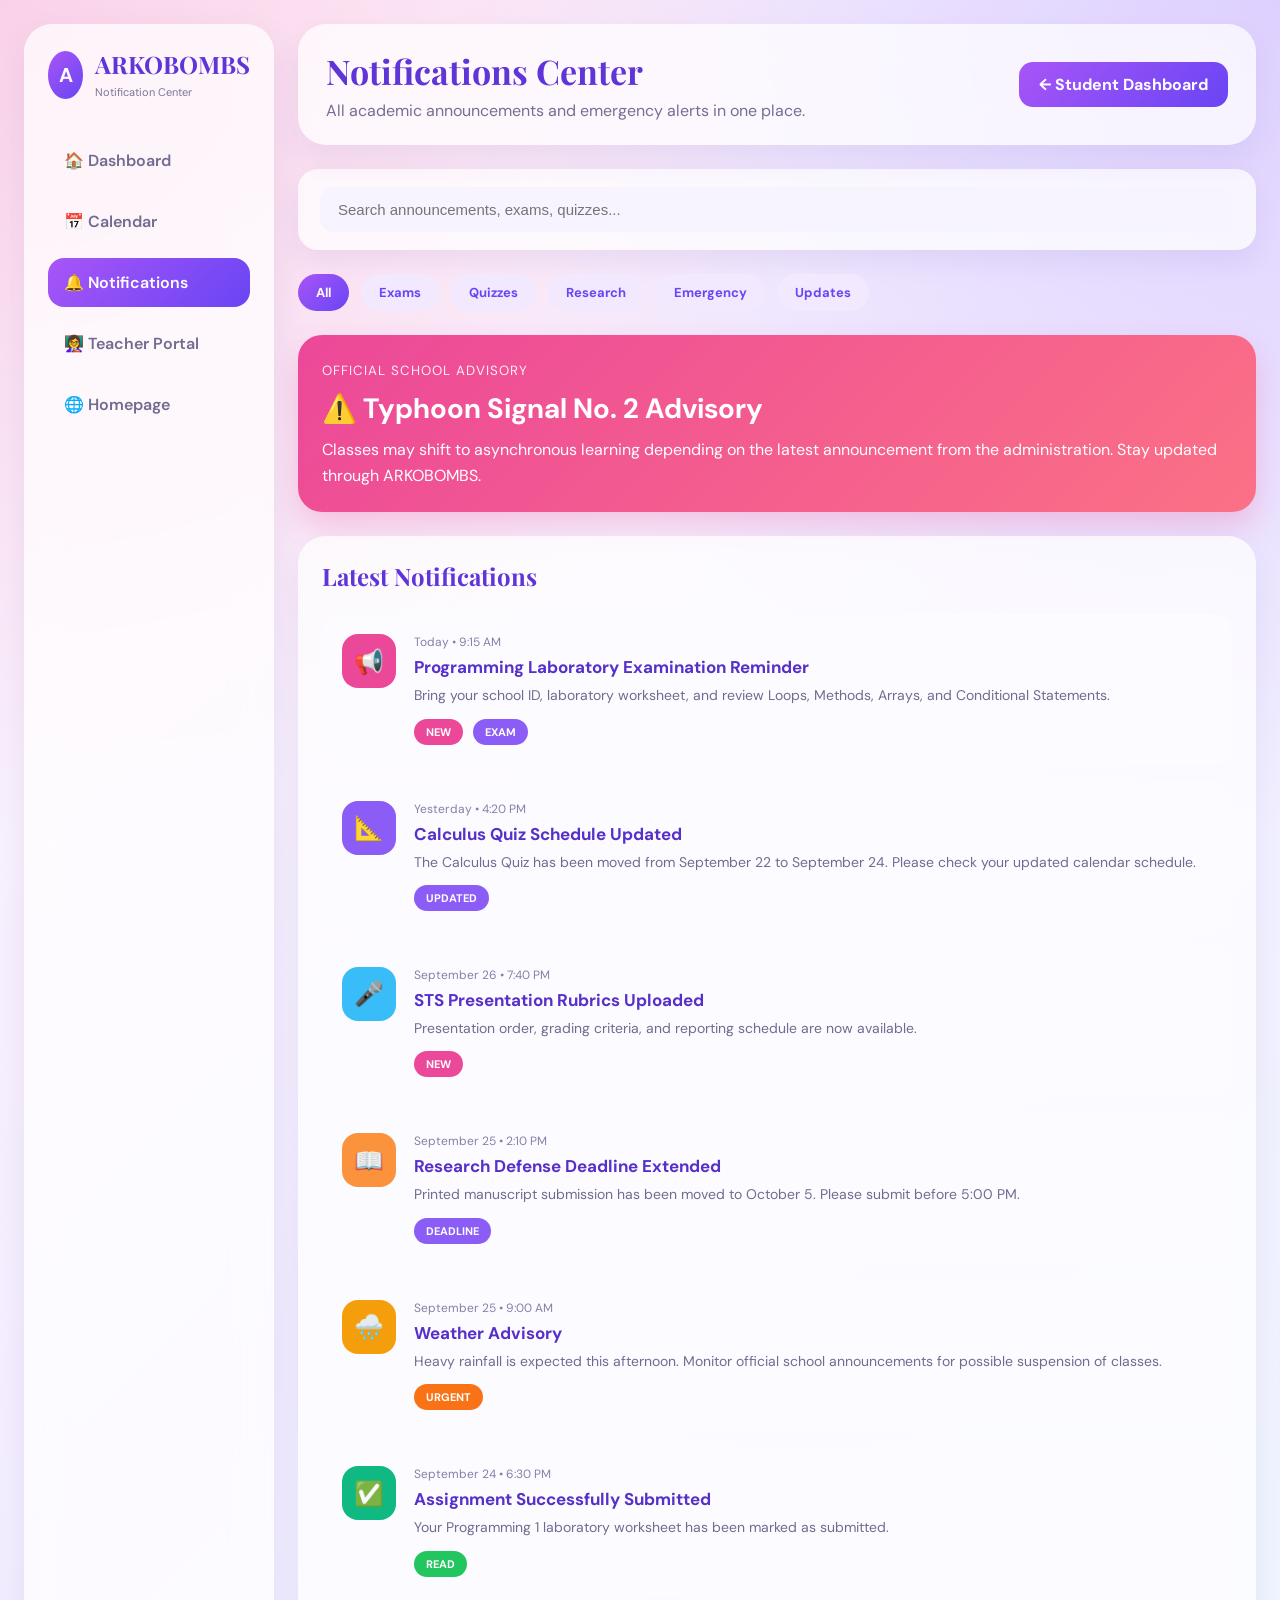
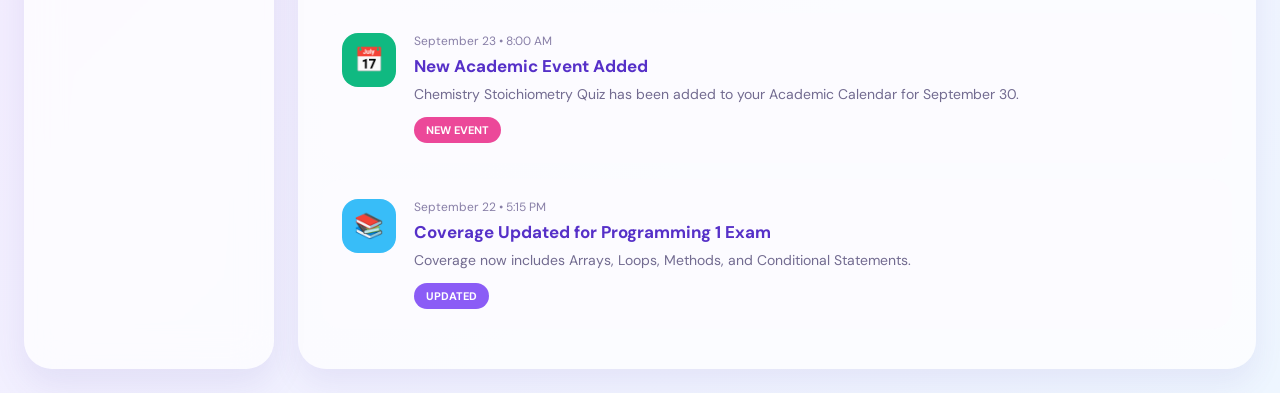
<file: notifications.html>
<!DOCTYPE html>
<html lang="en">
<head>
<meta charset="UTF-8">
<meta name="viewport" content="width=device-width, initial-scale=1.0">

<title>ARKOBOMBS | Notification Center</title>

<link rel="preconnect" href="https://fonts.googleapis.com">
<link rel="preconnect" href="https://fonts.gstatic.com" crossorigin>
<link href="https://fonts.googleapis.com/css2?family=DM+Sans:wght@400;500;700&family=Playfair+Display:wght@600;700&display=swap" rel="stylesheet">

<style>

*{
margin:0;
padding:0;
box-sizing:border-box;
}

body{
font-family:"DM Sans",sans-serif;
background:
radial-gradient(circle at top left,#FAD2E8,transparent 35%),
radial-gradient(circle at top right,#DDD0FF,transparent 35%),
linear-gradient(135deg,#FFF5FC,#F3EEFF,#EEF6FF);
padding:24px;
color:#2F285C;
}

.container{
max-width:1400px;
margin:auto;
display:grid;
grid-template-columns:250px 1fr;
gap:24px;
}

/* Sidebar */

.sidebar{
background:rgba(255,255,255,.72);
backdrop-filter:blur(18px);
border-radius:28px;
padding:24px;
box-shadow:0 15px 35px rgba(90,65,170,.1);
display:flex;
flex-direction:column;
justify-content:space-between;
}

.logo{
display:flex;
align-items:center;
gap:12px;
margin-bottom:35px;
}

.circle{
width:48px;
height:48px;
border-radius:50%;
display:grid;
place-items:center;
background:linear-gradient(135deg,#A855F7,#6945F4);
color:white;
font-size:20px;
font-weight:bold;
}

.logo h2{
font-family:"Playfair Display",serif;
color:#6035D8;
}

.logo span{
font-size:11px;
color:#7B7398;
}

.menu{
display:flex;
flex-direction:column;
gap:12px;
}

.menu a{
text-decoration:none;
padding:14px 16px;
border-radius:16px;
font-weight:600;
color:#726B90;
transition:.25s;
}

.menu a:hover,
.menu .active{
background:linear-gradient(135deg,#A855F7,#6945F4);
color:white;
}

/* Main */

.main{
display:flex;
flex-direction:column;
gap:24px;
}

.header{
background:rgba(255,255,255,.72);
backdrop-filter:blur(18px);
padding:24px 28px;
border-radius:28px;
display:flex;
justify-content:space-between;
align-items:center;
box-shadow:0 15px 30px rgba(90,65,170,.08);
}

.header h1{
font-family:"Playfair Display",serif;
font-size:34px;
color:#6035D8;
}

.header p{
color:#756E93;
margin-top:6px;
}

.back-btn{
background:linear-gradient(135deg,#A855F7,#6945F4);
color:white;
padding:12px 20px;
border-radius:14px;
text-decoration:none;
font-weight:bold;
}

/* Search */

.search-box{
background:rgba(255,255,255,.75);
padding:18px 22px;
border-radius:20px;
box-shadow:0 12px 25px rgba(90,65,170,.08);
}

.search-box input{
width:100%;
padding:14px 18px;
border-radius:14px;
border:none;
background:#F7F4FF;
font-size:15px;
outline:none;
}

/* Filters */

.filters{
display:flex;
gap:12px;
flex-wrap:wrap;
}

.filter{
padding:10px 18px;
border-radius:999px;
background:#F2E9FF;
color:#6B45F5;
font-weight:700;
font-size:13px;
cursor:pointer;
transition:.25s;
}

.filter.active,
.filter:hover{
background:linear-gradient(135deg,#A855F7,#6945F4);
color:white;
}

/* Emergency Alert */

.emergency{
background:linear-gradient(135deg,#EC4899,#FB7185);
color:white;
padding:24px;
border-radius:24px;
box-shadow:0 15px 30px rgba(236,72,153,.25);
}

.emergency small{
opacity:.9;
letter-spacing:1px;
}

.emergency h2{
margin:10px 0;
font-size:28px;
}

.emergency p{
line-height:1.6;
}

/* Notifications */

.section{
background:rgba(255,255,255,.75);
padding:24px;
border-radius:28px;
box-shadow:0 15px 30px rgba(90,65,170,.08);
}

.section h2{
font-family:"Playfair Display",serif;
color:#6035D8;
margin-bottom:22px;
}

.notification{
display:flex;
gap:18px;
padding:20px;
border-radius:20px;
margin-bottom:16px;
background:#FCFBFF;
transition:.25s;
cursor:pointer;
}

.notification:hover{
transform:translateY(-4px);
box-shadow:0 10px 20px rgba(90,65,170,.08);
}

.icon{
width:54px;
height:54px;
border-radius:16px;
display:grid;
place-items:center;
font-size:24px;
color:white;
flex-shrink:0;
}

.exam{background:#EC4899;}
.quiz{background:#8B5CF6;}
.presentation{background:#38BDF8;}
.research{background:#FB923C;}
.weather{background:#F59E0B;}
.system{background:#10B981;}

.content{
flex:1;
}

.time{
font-size:12px;
color:#887FA7;
margin-bottom:6px;
}

.content h3{
color:#5630C8;
margin-bottom:6px;
font-size:17px;
}

.content p{
color:#726B90;
line-height:1.6;
font-size:14px;
}

.badges{
display:flex;
gap:10px;
margin-top:12px;
flex-wrap:wrap;
}

.badge{
padding:6px 12px;
border-radius:999px;
font-size:11px;
font-weight:bold;
color:white;
}

.badge.new{background:#EC4899;}
.badge.read{background:#22C55E;}
.badge.updated{background:#8B5CF6;}
.badge.urgent{background:#F97316;}

/* Mobile */

@media(max-width:950px){

.container{
grid-template-columns:1fr;
}

.header{
flex-direction:column;
align-items:flex-start;
gap:16px;
}

}

</style>
</head>

<body>

<div class="container">

<!-- Sidebar -->

<aside class="sidebar">

<div>

<div class="logo">
<div class="circle">A</div>
<div>
<h2>ARKOBOMBS</h2>
<span>Notification Center</span>
</div>
</div>

<div class="menu">
<a href="student.html">🏠 Dashboard</a>
<a href="calendar.html">📅 Calendar</a>
<a class="active" href="#">🔔 Notifications</a>
<a href="teacher.html">👩‍🏫 Teacher Portal</a>
<a href="index.html">🌐 Homepage</a>
</div>

</div>

</aside>

<!-- Main -->

<main class="main">

<div class="header">

<div>
<h1>Notifications Center</h1>
<p>All academic announcements and emergency alerts in one place.</p>
</div>

<a href="student.html" class="back-btn">← Student Dashboard</a>

</div>

<div class="search-box">
<input type="text" placeholder="Search announcements, exams, quizzes...">
</div>

<div class="filters">
<div class="filter active">All</div>
<div class="filter">Exams</div>
<div class="filter">Quizzes</div>
<div class="filter">Research</div>
<div class="filter">Emergency</div>
<div class="filter">Updates</div>
</div>

<!-- Emergency -->

<div class="emergency">

<small>OFFICIAL SCHOOL ADVISORY</small>

<h2>⚠️ Typhoon Signal No. 2 Advisory</h2>

<p>
Classes may shift to asynchronous learning depending on the latest
announcement from the administration. Stay updated through ARKOBOMBS.
</p>

</div>

<!-- Notifications -->

<section class="section">

<h2>Latest Notifications</h2>

<div class="notification">

<div class="icon exam">📢</div>

<div class="content">

<div class="time">Today • 9:15 AM</div>

<h3>Programming Laboratory Examination Reminder</h3>

<p>
Bring your school ID, laboratory worksheet, and review Loops,
Methods, Arrays, and Conditional Statements.
</p>

<div class="badges">
<span class="badge new">NEW</span>
<span class="badge updated">EXAM</span>
</div>

</div>

</div>

<div class="notification">

<div class="icon quiz">📐</div>

<div class="content">

<div class="time">Yesterday • 4:20 PM</div>

<h3>Calculus Quiz Schedule Updated</h3>

<p>
The Calculus Quiz has been moved from September 22 to September 24.
Please check your updated calendar schedule.
</p>

<div class="badges">
<span class="badge updated">UPDATED</span>
</div>

</div>

</div>

<div class="notification">

<div class="icon presentation">🎤</div>

<div class="content">

<div class="time">September 26 • 7:40 PM</div>

<h3>STS Presentation Rubrics Uploaded</h3>

<p>
Presentation order, grading criteria, and reporting schedule are now available.
</p>

<div class="badges">
<span class="badge new">NEW</span>
</div>

</div>

</div>

<div class="notification">

<div class="icon research">📖</div>

<div class="content">

<div class="time">September 25 • 2:10 PM</div>

<h3>Research Defense Deadline Extended</h3>

<p>
Printed manuscript submission has been moved to October 5.
Please submit before 5:00 PM.
</p>

<div class="badges">
<span class="badge updated">DEADLINE</span>
</div>

</div>

</div>

<div class="notification">

<div class="icon weather">🌧️</div>

<div class="content">

<div class="time">September 25 • 9:00 AM</div>

<h3>Weather Advisory</h3>

<p>
Heavy rainfall is expected this afternoon. Monitor official school announcements
for possible suspension of classes.
</p>

<div class="badges">
<span class="badge urgent">URGENT</span>
</div>

</div>

</div>

<div class="notification">

<div class="icon system">✅</div>

<div class="content">

<div class="time">September 24 • 6:30 PM</div>

<h3>Assignment Successfully Submitted</h3>

<p>
Your Programming 1 laboratory worksheet has been marked as submitted.
</p>

<div class="badges">
<span class="badge read">READ</span>
</div>

</div>

</div>

<div class="notification">

<div class="icon system">📅</div>

<div class="content">

<div class="time">September 23 • 8:00 AM</div>

<h3>New Academic Event Added</h3>

<p>
Chemistry Stoichiometry Quiz has been added to your Academic Calendar for September 30.
</p>

<div class="badges">
<span class="badge new">NEW EVENT</span>
</div>

</div>

</div>

<div class="notification">

<div class="icon presentation">📚</div>

<div class="content">

<div class="time">September 22 • 5:15 PM</div>

<h3>Coverage Updated for Programming 1 Exam</h3>

<p>
Coverage now includes Arrays, Loops, Methods, and Conditional Statements.
</p>

<div class="badges">
<span class="badge updated">UPDATED</span>
</div>

</div>

</div>

</section>

</main>

</div>
<script src="js/app.js"></script>
</body>
</html>
</file>
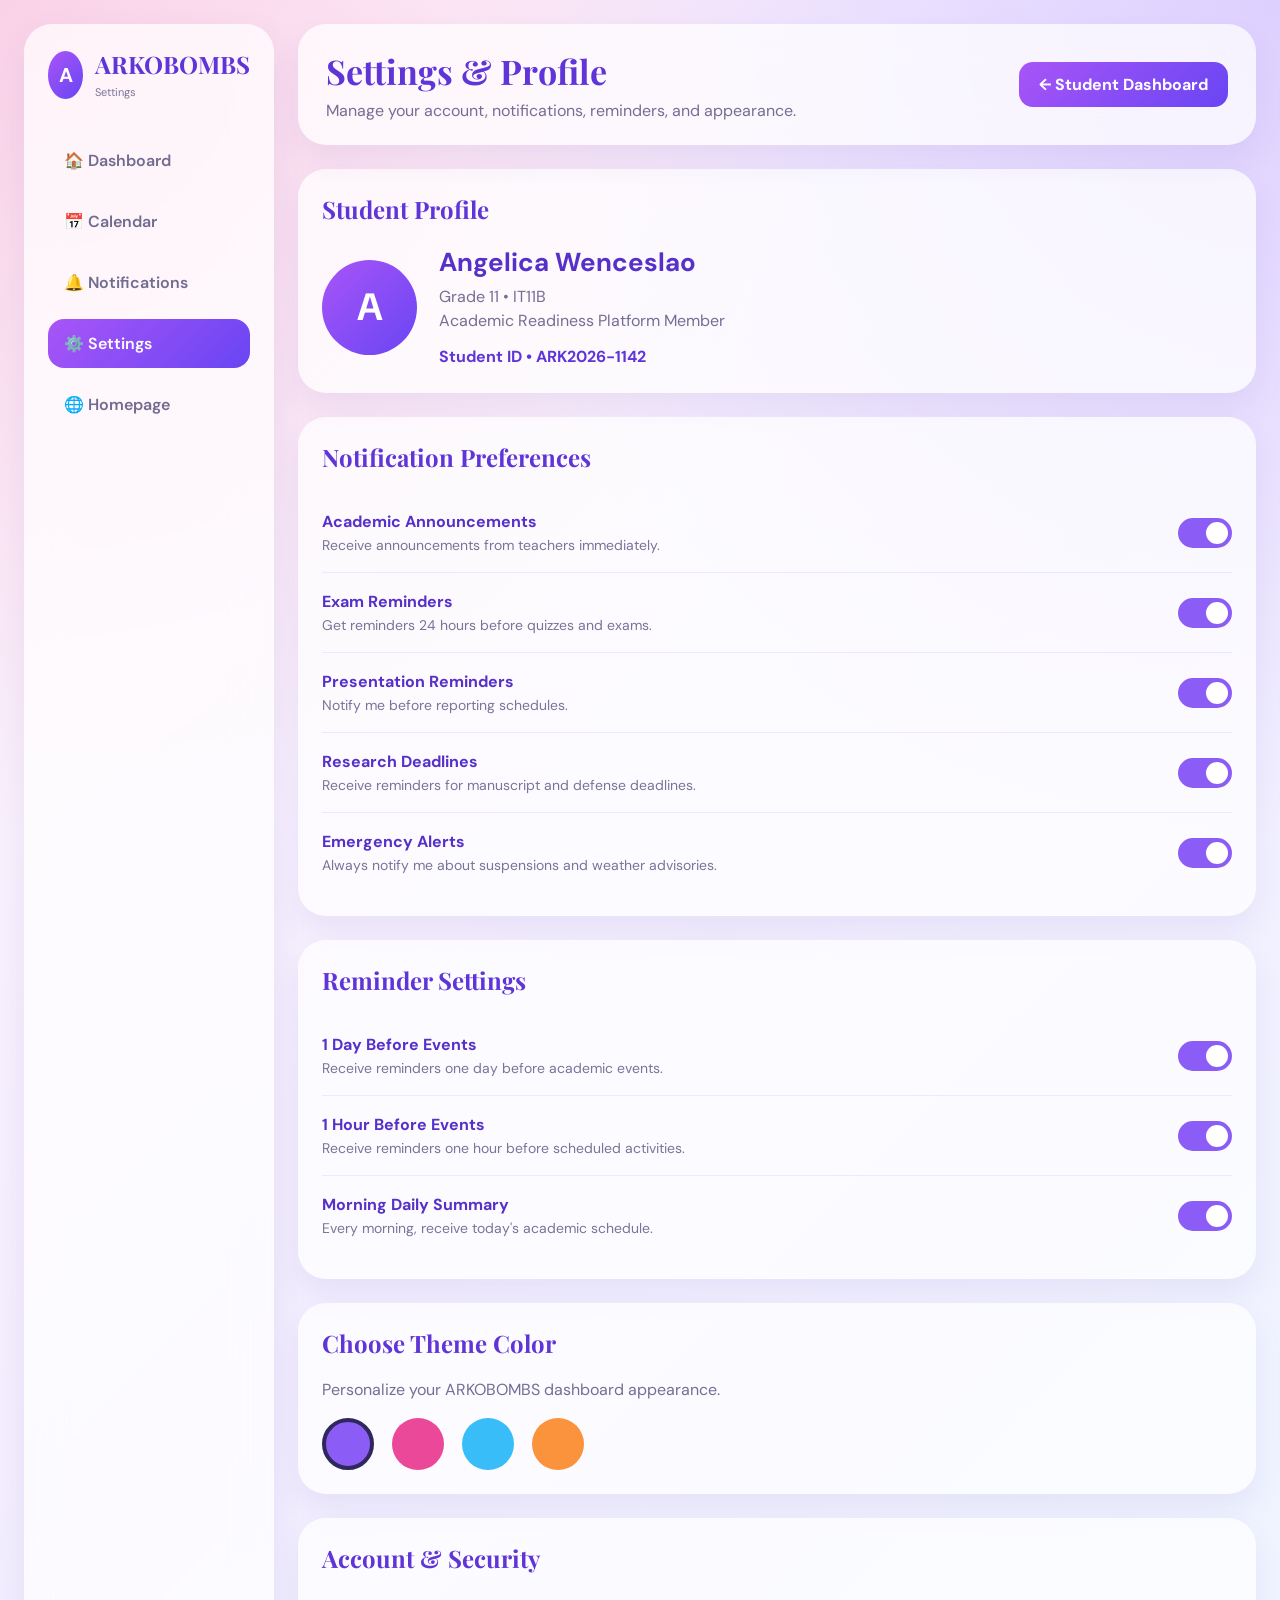
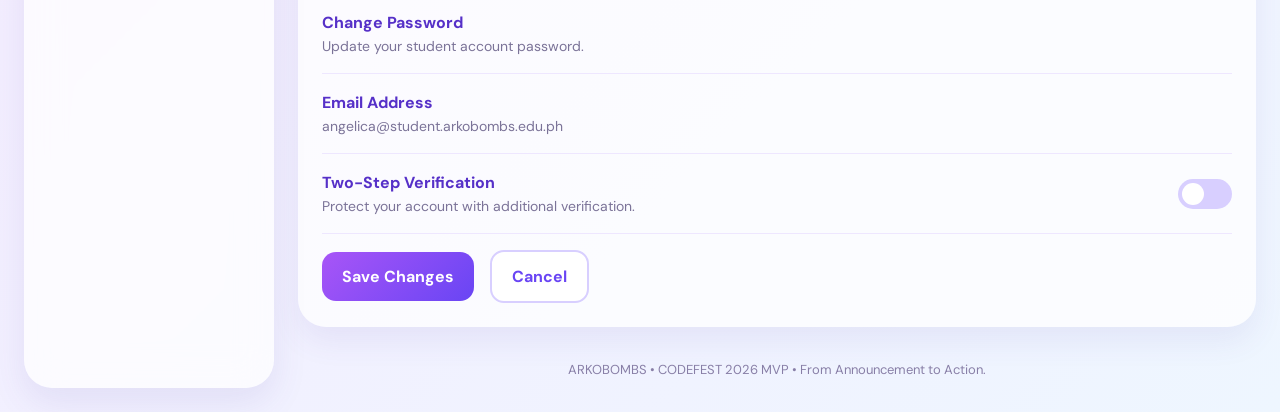
<file: settings.html>
<!DOCTYPE html>
<html lang="en">
<head>
<meta charset="UTF-8">
<meta name="viewport" content="width=device-width, initial-scale=1.0">

<title>ARKOBOMBS | Settings</title>

<link rel="preconnect" href="https://fonts.googleapis.com">
<link rel="preconnect" href="https://fonts.gstatic.com" crossorigin>
<link href="https://fonts.googleapis.com/css2?family=DM+Sans:wght@400;500;700&family=Playfair+Display:wght@600;700&display=swap" rel="stylesheet">

<style>

*{
margin:0;
padding:0;
box-sizing:border-box;
}

body{
font-family:"DM Sans",sans-serif;
background:
radial-gradient(circle at top left,#FAD2E8,transparent 35%),
radial-gradient(circle at top right,#DDD0FF,transparent 35%),
linear-gradient(135deg,#FFF5FC,#F3EEFF,#EEF6FF);
padding:24px;
color:#2F285C;
}

.container{
max-width:1400px;
margin:auto;
display:grid;
grid-template-columns:250px 1fr;
gap:24px;
}

/* Sidebar */

.sidebar{
background:rgba(255,255,255,.72);
backdrop-filter:blur(18px);
border-radius:28px;
padding:24px;
box-shadow:0 15px 35px rgba(90,65,170,.1);
display:flex;
flex-direction:column;
justify-content:space-between;
}

.logo{
display:flex;
align-items:center;
gap:12px;
margin-bottom:35px;
}

.circle{
width:48px;
height:48px;
border-radius:50%;
display:grid;
place-items:center;
background:linear-gradient(135deg,#A855F7,#6945F4);
color:white;
font-size:20px;
font-weight:bold;
}

.logo h2{
font-family:"Playfair Display",serif;
color:#6035D8;
}

.logo span{
font-size:11px;
color:#7B7398;
}

.menu{
display:flex;
flex-direction:column;
gap:12px;
}

.menu a{
text-decoration:none;
padding:14px 16px;
border-radius:16px;
font-weight:600;
color:#726B90;
transition:.25s;
}

.menu a:hover,
.menu .active{
background:linear-gradient(135deg,#A855F7,#6945F4);
color:white;
}

/* Main */

.main{
display:flex;
flex-direction:column;
gap:24px;
}

.header{
background:rgba(255,255,255,.72);
backdrop-filter:blur(18px);
padding:24px 28px;
border-radius:28px;
display:flex;
justify-content:space-between;
align-items:center;
box-shadow:0 15px 30px rgba(90,65,170,.08);
}

.header h1{
font-family:"Playfair Display",serif;
font-size:34px;
color:#6035D8;
}

.header p{
color:#756E93;
margin-top:6px;
}

.back-btn{
background:linear-gradient(135deg,#A855F7,#6945F4);
color:white;
padding:12px 20px;
border-radius:14px;
text-decoration:none;
font-weight:bold;
}

/* Cards */

.card{
background:rgba(255,255,255,.75);
padding:24px;
border-radius:28px;
box-shadow:0 15px 30px rgba(90,65,170,.08);
}

.card h2{
font-family:"Playfair Display",serif;
color:#6035D8;
margin-bottom:20px;
}

/* Profile */

.profile{
display:flex;
align-items:center;
gap:22px;
}

.avatar{
width:95px;
height:95px;
border-radius:50%;
display:grid;
place-items:center;
font-size:38px;
font-weight:bold;
color:white;
background:linear-gradient(135deg,#A855F7,#6945F4);
}

.profile h3{
font-size:26px;
color:#5630C8;
}

.profile p{
color:#756E93;
margin-top:6px;
line-height:1.5;
}

/* Settings */

.setting{
display:flex;
justify-content:space-between;
align-items:center;
padding:18px 0;
border-bottom:1px solid #EEE7FF;
}

.setting:last-child{
border:none;
}

.setting h4{
color:#5630C8;
margin-bottom:4px;
}

.setting p{
font-size:14px;
color:#7B7398;
}

/* Toggle */

.switch{
position:relative;
width:54px;
height:30px;
}

.switch input{
display:none;
}

.slider{
position:absolute;
cursor:pointer;
inset:0;
background:#D8CFFF;
border-radius:999px;
transition:.3s;
}

.slider:before{
content:"";
position:absolute;
width:22px;
height:22px;
left:4px;
top:4px;
background:white;
border-radius:50%;
transition:.3s;
}

input:checked + .slider{
background:#8B5CF6;
}

input:checked + .slider:before{
transform:translateX(24px);
}

/* Theme Colors */

.colors{
display:flex;
gap:18px;
margin-top:10px;
}

.color{
width:52px;
height:52px;
border-radius:50%;
cursor:pointer;
border:4px solid transparent;
transition:.25s;
}

.color:hover{
transform:scale(1.08);
}

.color.active{
border-color:#2F285C;
}

.purple{background:#8B5CF6;}
.pink{background:#EC4899;}
.blue{background:#38BDF8;}
.orange{background:#FB923C;}

/* Security Buttons */

.button{
margin-top:16px;
display:inline-block;
padding:14px 20px;
border-radius:14px;
background:linear-gradient(135deg,#A855F7,#6945F4);
color:white;
text-decoration:none;
font-weight:bold;
margin-right:12px;
}

.outline{
background:white;
color:#6945F4;
border:2px solid #D8CFFF;
}

/* Footer */

.footer{
text-align:center;
padding:10px;
color:#887FA7;
font-size:13px;
}

@media(max-width:950px){

.container{
grid-template-columns:1fr;
}

.profile{
flex-direction:column;
align-items:flex-start;
}

.header{
flex-direction:column;
align-items:flex-start;
gap:16px;
}

.setting{
flex-direction:column;
align-items:flex-start;
gap:14px;
}

}

</style>
</head>

<body>

<div class="container">

<!-- Sidebar -->

<aside class="sidebar">

<div>

<div class="logo">
<div class="circle">A</div>
<div>
<h2>ARKOBOMBS</h2>
<span>Settings</span>
</div>
</div>

<div class="menu">
<a href="student.html">🏠 Dashboard</a>
<a href="calendar.html">📅 Calendar</a>
<a href="notifications.html">🔔 Notifications</a>
<a class="active" href="#">⚙️ Settings</a>
<a href="index.html">🌐 Homepage</a>
</div>

</div>

</aside>

<!-- Main -->

<main class="main">

<div class="header">

<div>
<h1>Settings & Profile</h1>
<p>Manage your account, notifications, reminders, and appearance.</p>
</div>

<a href="student.html" class="back-btn">← Student Dashboard</a>

</div>

<!-- PROFILE -->

<section class="card">

<h2>Student Profile</h2>

<div class="profile">

<div class="avatar">A</div>

<div>
<h3>Angelica Wenceslao</h3>
<p>
Grade 11 • IT11B<br>
Academic Readiness Platform Member
</p>

<p style="margin-top:12px;color:#6035D8;font-weight:bold;">
Student ID • ARK2026-1142
</p>

</div>

</div>

</section>

<!-- NOTIFICATIONS -->

<section class="card">

<h2>Notification Preferences</h2>

<div class="setting">
<div>
<h4>Academic Announcements</h4>
<p>Receive announcements from teachers immediately.</p>
</div>

<label class="switch">
<input checked type="checkbox">
<span class="slider"></span>
</label>
</div>

<div class="setting">
<div>
<h4>Exam Reminders</h4>
<p>Get reminders 24 hours before quizzes and exams.</p>
</div>

<label class="switch">
<input checked type="checkbox">
<span class="slider"></span>
</label>
</div>

<div class="setting">
<div>
<h4>Presentation Reminders</h4>
<p>Notify me before reporting schedules.</p>
</div>

<label class="switch">
<input checked type="checkbox">
<span class="slider"></span>
</label>
</div>

<div class="setting">
<div>
<h4>Research Deadlines</h4>
<p>Receive reminders for manuscript and defense deadlines.</p>
</div>

<label class="switch">
<input checked type="checkbox">
<span class="slider"></span>
</label>
</div>

<div class="setting">
<div>
<h4>Emergency Alerts</h4>
<p>Always notify me about suspensions and weather advisories.</p>
</div>

<label class="switch">
<input checked type="checkbox">
<span class="slider"></span>
</label>
</div>

</section>

<!-- REMINDERS -->

<section class="card">

<h2>Reminder Settings</h2>

<div class="setting">
<div>
<h4>1 Day Before Events</h4>
<p>Receive reminders one day before academic events.</p>
</div>

<label class="switch">
<input checked type="checkbox">
<span class="slider"></span>
</label>
</div>

<div class="setting">
<div>
<h4>1 Hour Before Events</h4>
<p>Receive reminders one hour before scheduled activities.</p>
</div>

<label class="switch">
<input checked type="checkbox">
<span class="slider"></span>
</label>
</div>

<div class="setting">
<div>
<h4>Morning Daily Summary</h4>
<p>Every morning, receive today's academic schedule.</p>
</div>

<label class="switch">
<input checked type="checkbox">
<span class="slider"></span>
</label>
</div>

</section>

<!-- THEME -->

<section class="card">

<h2>Choose Theme Color</h2>

<p style="margin-bottom:18px;color:#756E93;">
Personalize your ARKOBOMBS dashboard appearance.
</p>

<div class="colors">

<div class="color purple active"></div>
<div class="color pink"></div>
<div class="color blue"></div>
<div class="color orange"></div>

</div>

</section>

<!-- ACCOUNT -->

<section class="card">

<h2>Account & Security</h2>

<div class="setting">
<div>
<h4>Change Password</h4>
<p>Update your student account password.</p>
</div>
</div>

<div class="setting">
<div>
<h4>Email Address</h4>
<p>angelica@student.arkobombs.edu.ph</p>
</div>
</div>

<div class="setting">
<div>
<h4>Two-Step Verification</h4>
<p>Protect your account with additional verification.</p>
</div>

<label class="switch">
<input type="checkbox">
<span class="slider"></span>
</label>
</div>

<a class="button" href="#">Save Changes</a>
<a class="button outline" href="student.html">Cancel</a>

</section>

<div class="footer">
ARKOBOMBS • CODEFEST 2026 MVP • From Announcement to Action.
</div>

</main>

</div>
<script src="js/app.js"></script>
</body>
</html>
</file>
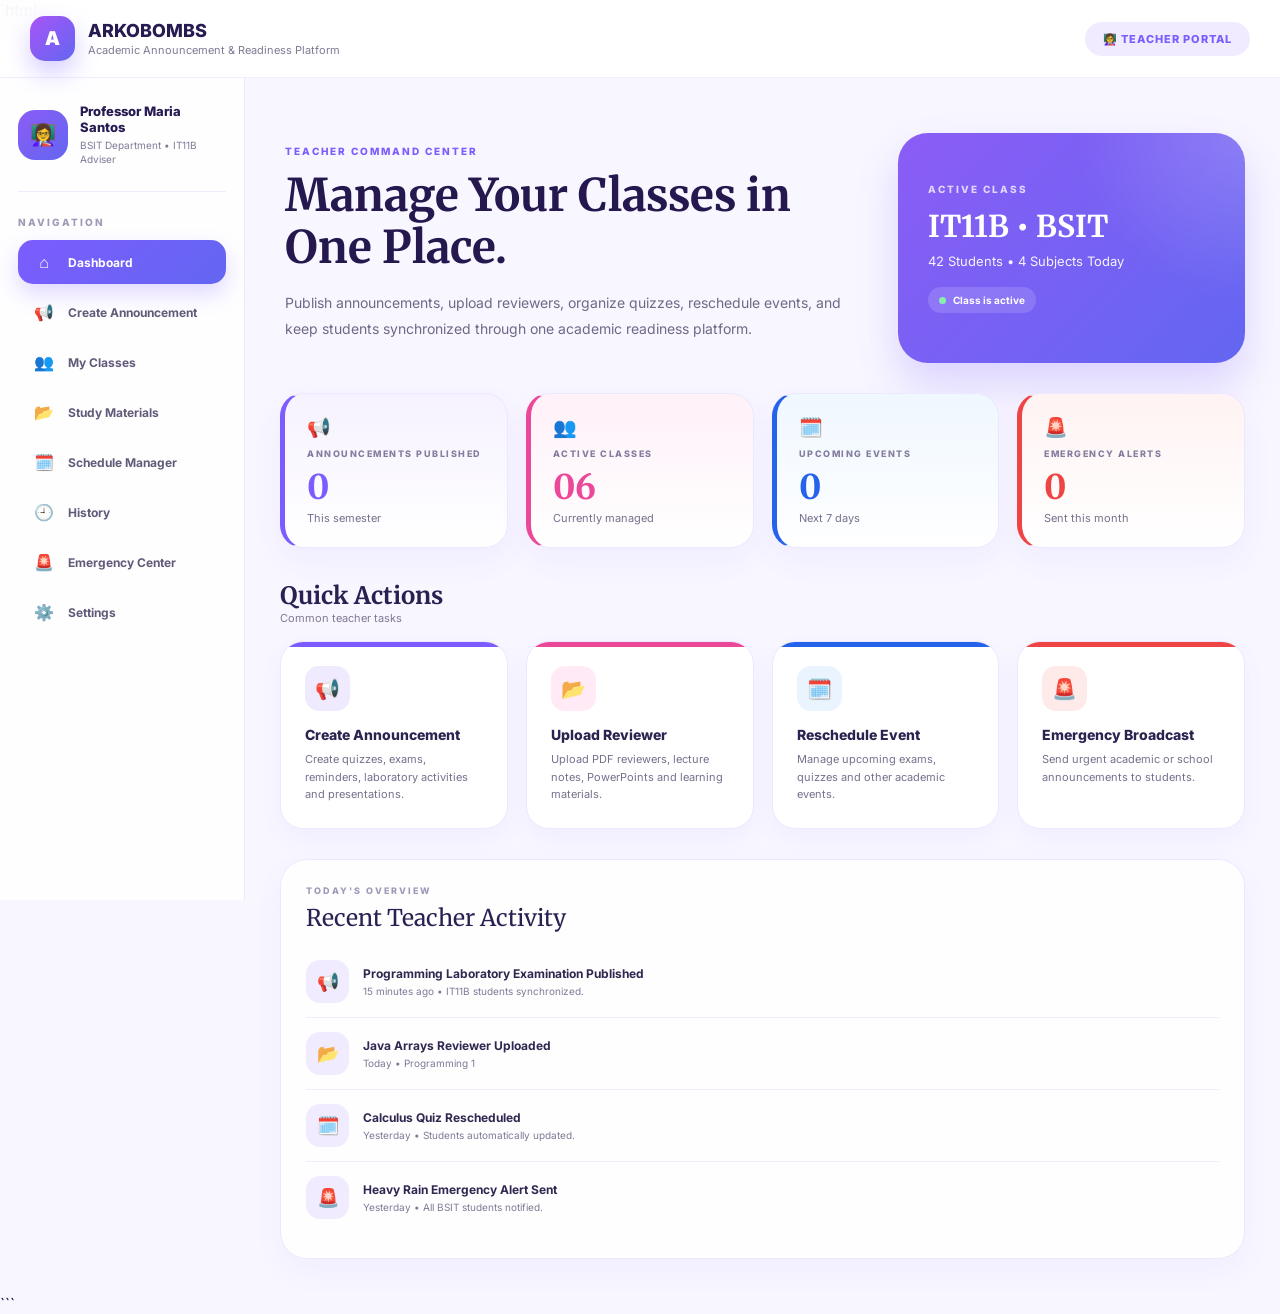
<file: Teacher Enhanced.html>
`html
<!DOCTYPE html>
<html lang="en">
<head>
<meta charset="UTF-8">
<meta name="viewport" content="width=device-width, initial-scale=1.0">

<title>ARKOBOMBS • Teacher Portal</title>

<link href="https://fonts.googleapis.com/css2?family=Merriweather:wght@700;900&family=Inter:wght@400;500;600;700;800&display=swap" rel="stylesheet">

<style>

/* =========================================================
   RESET
========================================================= */

* {
    margin: 0;
    padding: 0;
    box-sizing: border-box;
}

:root {
    --primary: #7C5CFF;
    --secondary: #6366F1;
    --pink: #EC4899;
    --blue: #2563EB;
    --green: #10B981;
    --orange: #F59E0B;
    --red: #EF4444;

    --bg: #F8F6FF;
    --white: #FFFFFF;
    --text: #281B52;
    --muted: #817995;
    --border: #ECE8FF;
}

html {
    scroll-behavior: smooth;
}

body {
    font-family: 'Inter', sans-serif;
    background: var(--bg);
    color: var(--text);
    min-height: 100vh;
}

/* =========================================================
   TOP BAR
========================================================= */

.topbar {
    position: fixed;
    top: 0;
    left: 0;
    right: 0;

    height: 78px;

    background: rgba(255, 255, 255, 0.92);
    backdrop-filter: blur(20px);

    border-bottom: 1px solid rgba(124, 92, 255, 0.10);

    display: flex;
    align-items: center;
    justify-content: space-between;

    padding: 0 30px;

    z-index: 1000;
}

.brand {
    display: flex;
    align-items: center;
    gap: 13px;
}

.logo {
    width: 45px;
    height: 45px;

    border-radius: 15px;

    background: linear-gradient(
        135deg,
        #A855F7,
        #6366F1
    );

    display: flex;
    align-items: center;
    justify-content: center;

    color: white;
    font-size: 19px;
    font-weight: 900;

    box-shadow:
        0 12px 25px rgba(124, 92, 255, 0.30);
}

.brand h2 {
    font-size: 18px;
    font-weight: 800;
    color: #281B52;
}

.brand p {
    margin-top: 2px;
    font-size: 11px;
    color: var(--muted);
}

.teacher-chip {
    padding: 10px 18px;

    border-radius: 999px;

    background: #F0EBFF;
    color: var(--primary);

    font-size: 11px;
    font-weight: 800;

    letter-spacing: 1px;
}

/* =========================================================
   SIDEBAR
========================================================= */

.sidebar {
    position: fixed;

    top: 78px;
    left: 0;

    width: 245px;
    height: calc(100vh - 78px);

    background: rgba(255,255,255,0.84);
    backdrop-filter: blur(20px);

    border-right: 1px solid var(--border);

    padding: 25px 18px;

    overflow-y: auto;

    z-index: 900;
}

.teacher-profile {
    display: flex;
    align-items: center;
    gap: 12px;

    padding-bottom: 25px;
    margin-bottom: 24px;

    border-bottom: 1px solid #F0ECFF;
}

.teacher-avatar {
    width: 50px;
    height: 50px;

    flex-shrink: 0;

    border-radius: 17px;

    background: linear-gradient(
        135deg,
        #8B5CF6,
        #6366F1
    );

    display: flex;
    align-items: center;
    justify-content: center;

    font-size: 21px;
}

.teacher-profile h3 {
    font-size: 13px;
    font-weight: 800;
}

.teacher-profile p {
    margin-top: 3px;

    font-size: 10px;
    line-height: 1.4;

    color: var(--muted);
}

.nav-title {
    margin-bottom: 12px;

    color: #A09AB8;

    font-size: 10px;
    font-weight: 800;

    letter-spacing: 2px;

    text-transform: uppercase;
}

.nav-menu {
    display: flex;
    flex-direction: column;
    gap: 6px;
}

.nav-btn {
    width: 100%;

    border: none;

    background: transparent;

    color: #625A79;

    padding: 12px 14px;

    border-radius: 15px;

    display: flex;
    align-items: center;
    gap: 12px;

    font-family: 'Inter', sans-serif;
    font-size: 12px;
    font-weight: 700;

    text-align: left;

    cursor: pointer;

    transition: 0.2s ease;
}

.nav-btn .nav-icon {
    width: 24px;
    text-align: center;
    font-size: 16px;
}

.nav-btn:hover {
    background: #F5F1FF;
    color: var(--primary);
    transform: translateX(2px);
}

.nav-btn.active {
    background: linear-gradient(
        135deg,
        #7C5CFF,
        #6366F1
    );

    color: white;

    box-shadow:
        0 10px 22px rgba(124,92,255,0.23);
}

/* =========================================================
   MAIN
========================================================= */

.main {
    margin-left: 245px;
    margin-top: 78px;

    padding: 35px;

    min-height: calc(100vh - 78px);
}

.page {
    display: none;
}

.page.active {
    display: block;
}

/* =========================================================
   HERO
========================================================= */

.hero {
    display: grid;

    grid-template-columns: 1.45fr 0.85fr;

    gap: 25px;

    margin-bottom: 30px;
}

.hero-left {
    padding: 12px 5px;
}

.label {
    margin-bottom: 12px;

    color: var(--primary);

    font-size: 10px;
    font-weight: 800;

    letter-spacing: 2px;

    text-transform: uppercase;
}

.hero-left h1 {
    max-width: 720px;

    color: #24184E;

    font-family: 'Merriweather', serif;

    font-size: 45px;
    line-height: 1.16;
}

.hero-left p {
    max-width: 650px;

    margin-top: 17px;

    color: #706886;

    font-size: 14px;
    line-height: 1.8;
}

/* =========================================================
   HERO RIGHT
========================================================= */

.hero-right {
    min-height: 230px;

    padding: 30px;

    border-radius: 30px;

    background:
        radial-gradient(
            circle at top right,
            rgba(255,255,255,0.18),
            transparent 40%
        ),
        linear-gradient(
            135deg,
            #8B5CF6,
            #6366F1
        );

    color: white;

    display: flex;
    flex-direction: column;
    justify-content: center;

    box-shadow:
        0 22px 40px rgba(124,92,255,0.22);
}

.hero-right small {
    font-size: 10px;

    letter-spacing: 2px;

    opacity: 0.75;

    font-weight: 800;
}

.hero-right h2 {
    margin: 12px 0 8px;

    font-family: 'Merriweather', serif;

    font-size: 30px;
}

.hero-right p {
    font-size: 13px;

    opacity: 0.92;
}

.class-status {
    display: inline-flex;

    align-items: center;

    gap: 7px;

    width: fit-content;

    margin-top: 18px;

    padding: 7px 11px;

    border-radius: 999px;

    background: rgba(255,255,255,0.14);

    font-size: 10px;

    font-weight: 700;
}

.status-dot {
    width: 7px;
    height: 7px;

    border-radius: 50%;

    background: #86EFAC;
}

/* =========================================================
   STATS
========================================================= */

.stats {
    display: grid;

    grid-template-columns:
        repeat(4, minmax(0, 1fr));

    gap: 18px;

    margin-bottom: 32px;
}

.stat-card {
    position: relative;

    min-height: 145px;

    padding: 22px;

    background: white;

    border: 1px solid var(--border);

    border-radius: 23px;

    box-shadow:
        0 12px 30px rgba(124,92,255,0.06);

    overflow: hidden;

    transition: 0.25s ease;
}

.stat-card:hover {
    transform: translateY(-4px);

    box-shadow:
        0 18px 35px rgba(124,92,255,0.10);
}

.stat-card::after {
    content: "";

    position: absolute;

    right: -20px;
    bottom: -30px;

    width: 100px;
    height: 100px;

    border-radius: 50%;

    opacity: 0.35;
}

.stat-card.purple {
    border-left: 5px solid var(--primary);
    background: linear-gradient(
        180deg,
        #F6F2FF,
        #FFFFFF
    );
}

.stat-card.pink {
    border-left: 5px solid var(--pink);
    background: linear-gradient(
        180deg,
        #FFF1F8,
        #FFFFFF
    );
}

.stat-card.blue {
    border-left: 5px solid var(--blue);
    background: linear-gradient(
        180deg,
        #EFF7FF,
        #FFFFFF
    );
}

.stat-card.red {
    border-left: 5px solid var(--red);
    background: linear-gradient(
        180deg,
        #FFF3F3,
        #FFFFFF
    );
}

.stat-icon {
    font-size: 19px;

    margin-bottom: 9px;
}

.stat-card small {
    display: block;

    color: #857D9F;

    font-size: 9px;
    font-weight: 800;

    letter-spacing: 1.5px;

    text-transform: uppercase;
}

.stat-card h3 {
    margin-top: 7px;

    font-family: 'Merriweather', serif;

    font-size: 34px;
}

.stat-card.purple h3 {
    color: var(--primary);
}

.stat-card.pink h3 {
    color: var(--pink);
}

.stat-card.blue h3 {
    color: var(--blue);
}

.stat-card.red h3 {
    color: var(--red);
}

.stat-card p {
    margin-top: 3px;

    color: #77708C;

    font-size: 11px;
}

/* =========================================================
   SECTION HEADER
========================================================= */

.section-header {
    display: flex;

    align-items: center;
    justify-content: space-between;

    margin-bottom: 16px;
}

.section-header h2 {
    font-family: 'Merriweather', serif;

    font-size: 24px;

    color: #2A2051;
}

.section-header p {
    color: var(--muted);

    font-size: 11px;
}

/* =========================================================
   QUICK ACTIONS
========================================================= */

.quick-grid {
    display: grid;

    grid-template-columns:
        repeat(4, minmax(0, 1fr));

    gap: 18px;

    margin-bottom: 30px;
}

.quick-card {
    position: relative;

    min-height: 180px;

    padding: 24px;

    background: white;

    border: 1px solid var(--border);

    border-radius: 23px;

    overflow: hidden;

    cursor: pointer;

    box-shadow:
        0 10px 25px rgba(124,92,255,0.05);

    transition: 0.25s ease;
}

.quick-card:hover {
    transform: translateY(-5px);

    box-shadow:
        0 18px 35px rgba(124,92,255,0.11);
}

.quick-card::before {
    content: "";

    position: absolute;

    top: 0;
    left: 0;

    width: 100%;
    height: 5px;
}

.quick-card.purple::before {
    background: var(--primary);
}

.quick-card.pink::before {
    background: var(--pink);
}

.quick-card.blue::before {
    background: var(--blue);
}

.quick-card.red::before {
    background: var(--red);
}

.quick-icon {
    width: 45px;
    height: 45px;

    border-radius: 14px;

    display: flex;
    align-items: center;
    justify-content: center;

    font-size: 20px;

    margin-bottom: 15px;
}

.quick-card.purple .quick-icon {
    background: #F0EAFF;
}

.quick-card.pink .quick-icon {
    background: #FFEAF5;
}

.quick-card.blue .quick-icon {
    background: #EAF4FF;
}

.quick-card.red .quick-icon {
    background: #FFEAEA;
}

.quick-card h4 {
    color: #2C2351;

    font-size: 14px;
    font-weight: 800;
}

.quick-card p {
    margin-top: 8px;

    color: #77708D;

    font-size: 11px;

    line-height: 1.6;
}

/* =========================================================
   ACTIVITY CARD
========================================================= */

.card {
    padding: 25px;

    background: rgba(255,255,255,0.88);

    border: 1px solid var(--border);

    border-radius: 27px;

    box-shadow:
        0 12px 30px rgba(124,92,255,0.05);
}

.card-label {
    margin-bottom: 7px;

    color: #A09AB8;

    font-size: 9px;
    font-weight: 800;

    letter-spacing: 2px;

    text-transform: uppercase;
}

.card-title {
    margin-bottom: 14px;

    font-family: 'Merriweather', serif;

    font-size: 23px;

    color: #2A2051;
}

.activity {
    display: flex;

    align-items: center;

    gap: 14px;

    padding: 14px 0;

    border-bottom: 1px solid #F1EEFF;
}

.activity:last-child {
    border-bottom: none;
}

.activity-icon {
    width: 43px;
    height: 43px;

    flex-shrink: 0;

    border-radius: 14px;

    background: #F0EBFF;

    display: flex;
    align-items: center;
    justify-content: center;

    font-size: 18px;
}

.activity b {
    display: block;

    margin-bottom: 4px;

    font-size: 12px;

    color: #312750;
}

.activity small {
    color: var(--muted);

    font-size: 10px;
}

/* =========================================================
   OTHER PAGES
========================================================= */

.content-page {
    max-width: 1100px;
}

.page-heading {
    margin-bottom: 25px;
}

.page-heading .label {
    margin-bottom: 8px;
}

.page-heading h1 {
    font-family: 'Merriweather', serif;

    font-size: 35px;

    color: #281B52;
}

.page-heading p {
    margin-top: 8px;

    color: var(--muted);

    font-size: 13px;
}

/* =========================================================
   FORM
========================================================= */

.form-card {
    background: white;

    border: 1px solid var(--border);

    border-radius: 27px;

    padding: 28px;

    box-shadow:
        0 12px 30px rgba(124,92,255,0.05);
}

.form-grid {
    display: grid;

    grid-template-columns:
        repeat(2, minmax(0, 1fr));

    gap: 18px;
}

.form-group {
    display: flex;
    flex-direction: column;
    gap: 7px;
}

.form-group.full {
    grid-column: 1 / -1;
}

.form-group label {
    font-size: 11px;

    font-weight: 800;

    color: #51486C;
}

.form-group input,
.form-group select,
.form-group textarea {
    width: 100%;

    border: 1px solid #E7E1FA;

    border-radius: 13px;

    padding: 12px 14px;

    background: #FBFAFF;

    color: #302650;

    font-family: 'Inter', sans-serif;

    font-size: 12px;

    outline: none;

    transition: 0.2s;
}

.form-group input:focus,
.form-group select:focus,
.form-group textarea:focus {
    border-color: var(--primary);

    box-shadow:
        0 0 0 3px rgba(124,92,255,0.10);
}

.form-group textarea {
    min-height: 120px;

    resize: vertical;
}

.primary-btn {
    margin-top: 22px;

    border: none;

    padding: 13px 20px;

    border-radius: 13px;

    background: linear-gradient(
        135deg,
        #7C5CFF,
        #6366F1
    );

    color: white;

    font-family: 'Inter', sans-serif;

    font-size: 12px;
    font-weight: 800;

    cursor: pointer;

    box-shadow:
        0 10px 22px rgba(124,92,255,0.22);

    transition: 0.2s;
}

.primary-btn:hover {
    transform: translateY(-2px);
}

/* =========================================================
   EMPTY / SIMPLE CARDS
========================================================= */

.simple-grid {
    display: grid;

    grid-template-columns:
        repeat(3, minmax(0, 1fr));

    gap: 18px;
}

.simple-card {
    padding: 25px;

    background: white;

    border: 1px solid var(--border);

    border-radius: 22px;
}

.simple-card .big-icon {
    font-size: 27px;

    margin-bottom: 13px;
}

.simple-card h3 {
    font-size: 15px;
}

.simple-card p {
    margin-top: 7px;

    color: var(--muted);

    font-size: 11px;

    line-height: 1.6;
}

/* =========================================================
   TOAST
========================================================= */

.toast {
    position: fixed;

    right: 25px;
    bottom: 25px;

    padding: 14px 18px;

    border-radius: 14px;

    background: #281B52;

    color: white;

    font-size: 12px;
    font-weight: 700;

    box-shadow:
        0 15px 35px rgba(40,27,82,0.25);

    transform: translateY(100px);

    opacity: 0;

    transition: 0.3s;

    z-index: 2000;
}

.toast.show {
    transform: translateY(0);

    opacity: 1;
}

/* =========================================================
   RESPONSIVE
========================================================= */

@media (max-width: 1150px) {

    .stats,
    .quick-grid {
        grid-template-columns:
            repeat(2, minmax(0, 1fr));
    }

    .hero {
        grid-template-columns: 1fr;
    }
}

@media (max-width: 850px) {

    .sidebar {
        width: 78px;

        padding: 18px 10px;
    }

    .teacher-profile {
        justify-content: center;
    }

    .teacher-profile > div:last-child {
        display: none;
    }

    .nav-title {
        text-align: center;
    }

    .nav-btn {
        justify-content: center;
        padding: 12px 8px;
    }

    .nav-btn span {
        display: none;
    }

    .main {
        margin-left: 78px;

        padding: 25px;
    }

    .brand p {
        display: none;
    }
}

@media (max-width: 600px) {

    .topbar {
        padding: 0 15px;
    }

    .teacher-chip {
        padding: 8px 11px;

        font-size: 9px;
    }

    .main {
        padding: 20px 15px;
    }

    .hero-left h1 {
        font-size: 31px;
    }

    .stats,
    .quick-grid,
    .form-grid,
    .simple-grid {
        grid-template-columns: 1fr;
    }

    .hero-right {
        min-height: 190px;
    }

    .section-header {
        align-items: flex-start;

        flex-direction: column;

        gap: 5px;
    }
}

</style>
</head>

<body>

<!-- =========================================================
     TOP BAR
========================================================= -->

<header class="topbar">

    <div class="brand">

        <div class="logo">A</div>

        <div>
            <h2>ARKOBOMBS</h2>
            <p>Academic Announcement & Readiness Platform</p>
        </div>

    </div>

    <div class="teacher-chip">
        👩‍🏫 TEACHER PORTAL
    </div>

</header>


<!-- =========================================================
     SIDEBAR
========================================================= -->

<aside class="sidebar">

    <div class="teacher-profile">

        <div class="teacher-avatar">
            👩‍🏫
        </div>

        <div>
            <h3>Professor Maria Santos</h3>
            <p>BSIT Department • IT11B Adviser</p>
        </div>

    </div>


    <div class="nav-title">
        Navigation
    </div>


    <div class="nav-menu">

        <button class="nav-btn active" data-page="dashboard">
            <span class="nav-icon">⌂</span>
            <span>Dashboard</span>
        </button>

        <button class="nav-btn" data-page="announcement">
            <span class="nav-icon">📢</span>
            <span>Create Announcement</span>
        </button>

        <button class="nav-btn" data-page="classes">
            <span class="nav-icon">👥</span>
            <span>My Classes</span>
        </button>

        <button class="nav-btn" data-page="materials">
            <span class="nav-icon">📂</span>
            <span>Study Materials</span>
        </button>

        <button class="nav-btn" data-page="schedule">
            <span class="nav-icon">🗓️</span>
            <span>Schedule Manager</span>
        </button>

        <button class="nav-btn" data-page="history">
            <span class="nav-icon">🕘</span>
            <span>History</span>
        </button>

        <button class="nav-btn" data-page="emergency">
            <span class="nav-icon">🚨</span>
            <span>Emergency Center</span>
        </button>

        <button class="nav-btn" data-page="settings">
            <span class="nav-icon">⚙️</span>
            <span>Settings</span>
        </button>

    </div>

</aside>


<!-- =========================================================
     MAIN
========================================================= -->

<main class="main">


<!-- =========================================================
     DASHBOARD
========================================================= -->

<section id="dashboard" class="page active">

    <div class="hero">

        <div class="hero-left">

            <div class="label">
                Teacher Command Center
            </div>

            <h1>
                Manage Your Classes in One Place.
            </h1>

            <p>
                Publish announcements, upload reviewers, organize quizzes,
                reschedule events, and keep students synchronized through
                one academic readiness platform.
            </p>

        </div>


        <div class="hero-right">

            <small>ACTIVE CLASS</small>

            <h2>IT11B • BSIT</h2>

            <p>
                42 Students • 4 Subjects Today
            </p>

            <div class="class-status">
                <span class="status-dot"></span>
                Class is active
            </div>

        </div>

    </div>


    <!-- STATS -->

    <div class="stats">

        <div class="stat-card purple">

            <div class="stat-icon">📢</div>

            <small>
                Announcements Published
            </small>

            <h3 id="statAnnouncements">24</h3>

            <p>
                This semester
            </p>

        </div>


        <div class="stat-card pink">

            <div class="stat-icon">👥</div>

            <small>
                Active Classes
            </small>

            <h3>06</h3>

            <p>
                Currently managed
            </p>

        </div>


        <div class="stat-card blue">

            <div class="stat-icon">🗓️</div>

            <small>
                Upcoming Events
            </small>

            <h3 id="statEvents">08</h3>
            <p>
                Next 7 days
            </p>

        </div>


        <div class="stat-card red">

            <div class="stat-icon">🚨</div>

            <small>
                Emergency Alerts
            </small>

            <h3 id="statAlerts">01</h3>

            <p>
                Sent this month
            </p>

        </div>

    </div>


    <!-- QUICK ACTIONS -->

    <div class="section-header">

        <div>
            <h2>Quick Actions</h2>
            <p>Common teacher tasks</p>
        </div>

    </div>


    <div class="quick-grid">

        <div class="quick-card purple"
             onclick="openPage('announcement')">

            <div class="quick-icon">
                📢
            </div>

            <h4>
                Create Announcement
            </h4>

            <p>
                Create quizzes, exams, reminders,
                laboratory activities and presentations.
            </p>

        </div>


        <div class="quick-card pink"
             onclick="openPage('materials')">

            <div class="quick-icon">
                📂
            </div>

            <h4>
                Upload Reviewer
            </h4>

            <p>
                Upload PDF reviewers, lecture notes,
                PowerPoints and learning materials.
            </p>

        </div>


        <div class="quick-card blue"
             onclick="openPage('schedule')">

            <div class="quick-icon">
                🗓️
            </div>

            <h4>
                Reschedule Event
            </h4>

            <p>
                Manage upcoming exams, quizzes and
                other academic events.
            </p>

        </div>


        <div class="quick-card red"
             onclick="openPage('emergency')">

            <div class="quick-icon">
                🚨
            </div>

            <h4>
                Emergency Broadcast
            </h4>

            <p>
                Send urgent academic or school
                announcements to students.
            </p>

        </div>

    </div>


    <!-- ACTIVITY -->

    <div class="card">

        <div class="card-label">
            Today's Overview
        </div>

       <div class="card-title">
    Recent Teacher Activity
</div>

<div id="dashboardFeed"></div>


        <div class="activity">

            <div class="activity-icon">
                📢
            </div>

            <div>
                <b>
                    Programming Laboratory Examination Published
                </b>

                <small>
                    15 minutes ago • IT11B students synchronized.
                </small>
            </div>

        </div>


        <div class="activity">

            <div class="activity-icon">
                📂
            </div>

            <div>
                <b>
                    Java Arrays Reviewer Uploaded
                </b>

                <small>
                    Today • Programming 1
                </small>
            </div>

        </div>


        <div class="activity">

            <div class="activity-icon">
                🗓️
            </div>

            <div>
                <b>
                    Calculus Quiz Rescheduled
                </b>

                <small>
                    Yesterday • Students automatically updated.
                </small>
            </div>

        </div>


        <div class="activity">

            <div class="activity-icon">
                🚨
            </div>

            <div>
                <b>
                    Heavy Rain Emergency Alert Sent
                </b>

                <small>
                    Yesterday • All BSIT students notified.
                </small>
            </div>

        </div>

    </div>

</section>


<!-- =========================================================
     CREATE ANNOUNCEMENT
========================================================= -->

<section id="announcement" class="page">

    <div class="content-page">

        <div class="page-heading">

            <div class="label">
                Teacher Tools
            </div>

            <h1>
                Create Announcement
            </h1>

            <p>
                Turn an academic announcement into an organized student event.
            </p>

        </div>


        <div class="form-card">

            <div class="form-grid">

                <div class="form-group">
                    <label>Subject</label>

                    <select id="subject">
                        <option>Programming 1</option>
                        <option>Calculus 1</option>
                        <option>ITE6101</option>
                        <option>Computer Programming</option>
                    </select>
                </div>


                <div class="form-group">
                    <label>Event Type</label>

                    <select id="eventType">
                        <option>Quiz</option>
                        <option>Laboratory Exam</option>
                        <option>Written Exam</option>
                        <option>Presentation</option>
                        <option>Assignment</option>
                        <option>Reminder</option>
                    </select>
                </div>


                <div class="form-group">
                    <label>Event Title</label>

                    <input
                        type="text"
                        id="eventTitle"
                        placeholder="Example: Programming 1 Laboratory Exam"
                    >
                </div>


                <div class="form-group">
                    <label>Class / Section</label>

                    <input
                        type="text"
                        id="section"
                        placeholder="Example: IT11B"
                    >
                </div>


                <div class="form-group">
                    <label>Date</label>

                    <input
                        type="date"
                        id="eventDate"
                    >
                </div>


                <div class="form-group">
                    <label>Time</label>

                    <input
                        type="time"
                        id="eventTime"
                    >
                </div>


                <div class="form-group">
                    <label>Location</label>

                    <input
                        type="text"
                        id="location"
                        placeholder="Example: Computer Laboratory"
                    >
                </div>


                <div class="form-group">
                    <label>Requirements</label>

                    <input
                        type="text"
                        id="requirements"
                        placeholder="Example: School ID, Exam Permit"
                    >
                </div>


                <div class="form-group full">

                    <label>
                        Coverage / Topics
                    </label>

                    <textarea
                        id="coverage"
                        placeholder="Example: Variables, conditionals, loops, methods and arrays."
                    ></textarea>

                </div>

            </div>


            <button
                class="primary-btn"
                onclick="publishAnnouncement()"
            >
                ✓ Organize & Publish Announcement
            </button>
            <hr style="margin:30px 0;border:none;border-top:1px solid #ECE8FF;">

<h3 style="margin-bottom:15px;color:#281B52;">
    Published Announcements
</h3>

<div id="announcementList"></div>

        </div>

    </div>

</section>


<!-- =========================================================
     CLASSES
========================================================= -->

<section id="classes" class="page">

    <div class="content-page">

        <div class="page-heading">

            <div class="label">
                Academic Management
            </div>

            <h1>
                My Classes
            </h1>

            <p>
                Classes currently managed through ARKOBOMBS.
            </p>

        </div>


        <div class="simple-grid">

            <div class="simple-card">
                <div class="big-icon">👥</div>
                <h3>IT11B • BSIT</h3>
                <p>42 students • Active</p>
            </div>

            <div class="simple-card">
                <div class="big-icon">👥</div>
                <h3>IT11A • BSIT</h3>
                <p>38 students • Active</p>
            </div>

            <div class="simple-card">
                <div class="big-icon">👥</div>
                <h3>IT12A • BSIT</h3>
                <p>35 students • Active</p>
            </div>

        </div>

    </div>

</section>


<!-- =========================================================
     MATERIALS
========================================================= -->

<section id="materials" class="page">

    <div class="content-page">

        <div class="page-heading">

            <div class="label">
                Learning Resources
            </div>

            <h1>
                Study Materials
            </h1>

            <p>
                Manage reviewers and learning materials for your students.
            </p>

        </div>


        <div class="simple-grid">

            <div class="simple-card">
                <div class="big-icon">📄</div>
                <h3>Java Arrays Reviewer</h3>
                <p>Programming 1 • PDF Reviewer</p>
            </div>

            <div class="simple-card">
                <div class="big-icon">📊</div>
                <h3>Calculus Notes</h3>
                <p>Calculus 1 • Lecture Notes</p>
            </div>

            <div class="simple-card">
                <div class="big-icon">💻</div>
                <h3>Programming Exercises</h3>
                <p>Programming 1 • Practice Material</p>
            </div>

        </div>

    </div>

</section>


<!-- =========================================================
     SCHEDULE
========================================================= -->

<section id="schedule" class="page">

    <div class="content-page">

        <div class="page-heading">

            <div class="label">
                Academic Calendar
            </div>

            <h1>
                Schedule Manager
            </h1>

            <p>
                View and manage upcoming academic events.
            </p>

        </div>


        <div class="card">
            

<div class="card-title">
    Upcoming Events
</div>

<div class="card-title">
    Upcoming Events
</div>

<div id="scheduleFeed"></div>

                    <small>
                        September 30 • 1:00 PM • Computer Laboratory
                    </small>
                </div>

            </div>


            <div class="activity">

                <div class="activity-icon">
                    📐
                </div>

                <div>
                    <b>
                        Calculus 1 Quiz
                    </b>

                    <small>
                        October 5 • 10:30 AM • Building Annex, Room 113A
                    </small>
                </div>

            </div>


            <div class="activity">

                <div class="activity-icon">
                    📢
                </div>

                <div>
                    <b>
                        ITE6101 Presentation
                    </b>

                    <small>
                        October 8 • 9:00 AM • Room 204
                    </small>
                </div>

            </div>

        </div>

    </div>

</section>


<!-- =========================================================
     HISTORY
========================================================= -->

<section id="history" class="page">

    <div class="content-page">

        <div class="page-heading">

            <div class="label">
                Records
            </div>

            <h1>
                Announcement History
            </h1>

            <p>
                Previously published academic announcements.
            </p>

        </div>


        <div class="card">
            <div id="historyFeed"></div>

            <div class="activity">
                <div class="activity-icon">📢</div>

                <div>
                    <b>Programming Laboratory Examination</b>
                    <small>Published • IT11B</small>
                </div>
            </div>


            <div class="activity">
                <div class="activity-icon">📢</div>

                <div>
                    <b>Calculus 1 Quiz</b>
                    <small>Published • IT11B</small>
                </div>
            </div>


            <div class="activity">
                <div class="activity-icon">📢</div>

                <div>
                    <b>Java Arrays Activity</b>
                    <small>Published • IT11B</small>
                </div>
            </div>

        </div>

    </div>

</section>


<!-- =========================================================
     EMERGENCY
========================================================= -->

<section id="emergency" class="page">

    <div class="content-page">

        <div class="page-heading">

            <div class="label">
                Priority Communication
            </div>

            <h1>
                Emergency Center
            </h1>

            <p>
                Send urgent school or academic announcements.
            </p>

        </div>


        <div class="form-card">

            <div class="form-grid">

                <div class="form-group">
                    <label>Alert Type</label>

                    <select id="alertType">
                        <option>Class Suspension</option>
                        <option>Heavy Rain</option>
                        <option>Typhoon</option>
                        <option>Earthquake</option>
                        <option>Important School Notice</option>
                    </select>
                </div>


                <div class="form-group">
                    <label>Target Class</label>

                    <select>
                        <option>IT11B • BSIT</option>
                        <option>IT11A • BSIT</option>
                        <option>All BSIT Students</option>
                    </select>
                </div>


                <div class="form-group full">

                    <label>
                        Emergency Message
                    </label>

                    <textarea
                        id="alertMessage"
                        placeholder="Write the urgent message here..."
                    ></textarea>

                </div>

            </div>


            <button
                class="primary-btn"
                onclick="sendEmergency()"
            >
                🚨 Send Emergency Alert
            </button>

        </div>

    </div>

</section>


<!-- =========================================================
     SETTINGS
========================================================= -->

<section id="settings" class="page">

    <div class="content-page">

        <div class="page-heading">

            <div class="label">
                Account
            </div>

            <h1>
                Settings
            </h1>

            <p>
                Teacher portal preferences.
            </p>

        </div>


        <div class="form-card">

            <div class="form-grid">

                <div class="form-group">
                    <label>Teacher Name</label>

                    <input
                        type="text"
                        value="Professor Maria Santos"
                    >
                </div>


                <div class="form-group">
                    <label>Department</label>

                    <input
                        type="text"
                        value="BSIT Department"
                    >
                </div>


                <div class="form-group">
                    <label>Default Section</label>

                    <input
                        type="text"
                        value="IT11B"
                    >
                </div>


                <div class="form-group">
                    <label>Notification Status</label>

                    <select>
                        <option>Enabled</option>
                        <option>Disabled</option>
                    </select>
                </div>

            </div>


            <button
                class="primary-btn"
                onclick="showToast('Settings saved successfully.')"
            >
                Save Settings
            </button>

        </div>

    </div>

</section>


</main>


<!-- =========================================================
     TOAST
========================================================= -->

<div id="toast" class="toast">
    Announcement published successfully.
</div>


<!-- =========================================================
     JAVASCRIPT
========================================================= -->

<script>

/* =========================================================
   PAGE NAVIGATION
========================================================= */

const navButtons =
    document.querySelectorAll('.nav-btn');

const pages =
    document.querySelectorAll('.page');


function openPage(pageName) {

    pages.forEach(page => {
        page.classList.remove('active');
    });

    navButtons.forEach(button => {
        button.classList.remove('active');
    });

    const target =
        document.getElementById(pageName);

    if (target) {
        target.classList.add('active');
    }

    const activeButton =
        document.querySelector(
            `.nav-btn[data-page="${pageName}"]`
        );

    if (activeButton) {
        activeButton.classList.add('active');
    }

    window.scrollTo({
        top: 0,
        behavior: 'smooth'
    });
}


navButtons.forEach(button => {

    button.addEventListener('click', () => {

        const pageName =
            button.dataset.page;

        openPage(pageName);

    });

});


/* =========================================================
   TOAST
========================================================= */

function showToast(message) {

    const toast =
        document.getElementById('toast');

    toast.textContent = message;

    toast.classList.add('show');

    setTimeout(() => {

        toast.classList.remove('show');

    }, 3000);
}


/* =========================================================
   PUBLISH ANNOUNCEMENT
========================================================= */

function publishAnnouncement() {

    const subject =
        document.getElementById('subject').value;

    const eventType =
        document.getElementById('eventType').value;

    const title =
        document.getElementById('eventTitle').value.trim();

    const section =
        document.getElementById('section').value.trim();

    const date =
        document.getElementById('eventDate').value;

    const time =
        document.getElementById('eventTime').value;

    const location =
        document.getElementById('location').value.trim();

    const requirements =
        document.getElementById('requirements').value.trim();

    const coverage =
        document.getElementById('coverage').value.trim();


    if (
        !title ||
        !section ||
        !date ||
        !time ||
        !location
    ) {

        showToast(
            'Please complete the required fields.'
        );

        return;
    }


    const announcement = {

        id: Date.now(),

        subject: subject,

        eventType: eventType,

        title: title,

        section: section,

        date: date,

        time: time,

        location: location,

        requirements: requirements,

        coverage: coverage,

        createdAt:
            new Date().toISOString()

    };


    let announcements =
        JSON.parse(
            localStorage.getItem(
                'arkobombsAnnouncements'
            )
        ) || [];


    announcements.push(announcement);

// Save first
localStorage.setItem(
    "arkobombsAnnouncements",
    JSON.stringify(announcements)
);

// Then refresh everything
renderAnnouncements();
renderHistory();
renderSchedule();
renderDashboardFeed();
updateStats();


    showToast(
        '✓ Announcement organized and published.'
    );
openPage("dashboard");

    document.getElementById('eventTitle').value = '';
    document.getElementById('section').value = '';
    document.getElementById('eventDate').value = '';
    document.getElementById('eventTime').value = '';
    document.getElementById('location').value = '';
    document.getElementById('requirements').value = '';
    document.getElementById('coverage').value = '';

}


/* =========================================================
   EMERGENCY ALERT
========================================================= */

function sendEmergency() {

    const type =
        document.getElementById('alertType').value;

    const message =
        document.getElementById('alertMessage').value.trim();


    if (!message) {

        showToast(
            'Please enter an emergency message.'
        );

        return;
    }


    const alert = {

        id: Date.now(),

        type: type,

        message: message,

        createdAt:
            new Date().toISOString()

    };


    let alerts =
        JSON.parse(
            localStorage.getItem(
                'arkobombsEmergencyAlerts'
            )
        ) || [];


    alerts.push(alert);


    localStorage.setItem(
        'arkobombsEmergencyAlerts',
        JSON.stringify(alerts)
    );


    document.getElementById(
        'alertMessage'
    ).value = '';


    showToast(
        '🚨 Emergency alert recorded.'
    );

}
/* =========================================================
   RENDER ANNOUNCEMENTS
========================================================= */

function renderAnnouncements() {
    const list = document.getElementById("announcementList");
    if (!list) return;

    const announcements =
        JSON.parse(localStorage.getItem("arkobombsAnnouncements")) || [];

    list.innerHTML = "";

    announcements.slice().reverse().forEach(item => {
        list.innerHTML += `
            <div class="activity">
                <div class="activity-icon">📢</div>
                <div>
                    <b>${item.title}</b>
                    <small>${item.subject} • ${item.section} • ${item.date} ${item.time}</small>
                </div>
            </div>
        `;
    });
}

/* =========================================================
   HISTORY
========================================================= */

function renderDashboardFeed() {
    const feed = document.getElementById("dashboardFeed");
    if (!feed) return;

    const announcements =
        JSON.parse(localStorage.getItem("arkobombsAnnouncements")) || [];

    feed.innerHTML = "";

    announcements
        .slice()
        .reverse()
        .slice(0, 4)
        .forEach(item => {
            feed.innerHTML += `
                <div class="activity">
                    <div class="activity-icon">📢</div>
                    <div>
                        <b>${item.title}</b>
                        <small>${item.section} • ${item.subject} • ${item.date}</small>
                    </div>
                </div>
            `;
        });
}

function renderSchedule() {
    const feed = document.getElementById("scheduleFeed");
    if (!feed) return;

    const announcements =
        JSON.parse(localStorage.getItem("arkobombsAnnouncements")) || [];

    feed.innerHTML = "";

    announcements
        .sort((a, b) => new Date(a.date) - new Date(b.date))
        .forEach(item => {
            feed.innerHTML += `
                <div class="activity">
                    <div class="activity-icon">🗓️</div>
                    <div>
                        <b>${item.title}</b>
                        <small>${item.subject} • ${item.date} • ${item.time} • ${item.location}</small>
                    </div>
                </div>
            `;
        });
}

function renderHistory() {
    const feed = document.getElementById("historyFeed");
    if (!feed) return;

    const announcements =
        JSON.parse(localStorage.getItem("arkobombsAnnouncements")) || [];

    feed.innerHTML = "";

    announcements
        .slice()
        .reverse()
        .forEach(item => {
            feed.innerHTML += `
                <div class="activity">
                    <div class="activity-icon">🕘</div>
                    <div>
                        <b>${item.title}</b>
                        <small>${item.subject} • ${item.section} • Published</small>
                    </div>
                </div>
            `;
        });
}
/* =========================================================
   DASHBOARD STATS
========================================================= */

function updateStats() {
    const announcements =
        JSON.parse(localStorage.getItem("arkobombsAnnouncements")) || [];

    const alerts =
        JSON.parse(localStorage.getItem("arkobombsEmergencyAlerts")) || [];

    document.getElementById("statAnnouncements").textContent = announcements.length;
    document.getElementById("statEvents").textContent = announcements.length;
    document.getElementById("statAlerts").textContent = alerts.length;
}

/* =========================================================
   INITIAL LOAD
========================================================= */

renderAnnouncements();
renderHistory();
renderSchedule();
renderDashboardFeed();
updateStats();
</script>

</body>
</html>
```
</file>
<file: css/style.css>
/* ==========================================
   ARKOBOMBS V4
   HOMEPAGE
   CODEFEST 2026
========================================== */

:root {

    --purple: #6630d8;
    --purple-dark: #4b1fa8;
    --purple-light: #8b55ed;

    --pink-bg: #f9d8ea;
    --lavender-bg: #eee5fa;
    --blue-bg: #dfeeff;

    --text: #30244f;
    --muted: #746a96;

    --white: #ffffff;

    --border: rgba(255, 255, 255, .65);

    --shadow:
        0 25px 60px rgba(91, 54, 160, .16);

}


/* ==========================================
   RESET
========================================== */

* {

    margin: 0;
    padding: 0;
    box-sizing: border-box;

    scroll-behavior: smooth;

}


html {

    scroll-behavior: smooth;

}


body {

    font-family: "Poppins", sans-serif;

    color: var(--text);

    background:
        linear-gradient(
            115deg,
            #f5cce2 0%,
            #f7e8f1 24%,
            #eee7fa 55%,
            #dfedff 100%
        );

    min-height: 100vh;

    overflow-x: hidden;

}


/* ==========================================
   BACKGROUND
========================================== */

.background-shape {

    position: fixed;

    border-radius: 50%;

    filter: blur(90px);

    pointer-events: none;

    z-index: -2;

}


.shape-one {

    width: 420px;
    height: 420px;

    background: rgba(255, 157, 203, .35);

    top: -150px;
    left: -150px;

}


.shape-two {

    width: 360px;
    height: 360px;

    background: rgba(183, 139, 255, .30);

    top: 200px;
    right: -150px;

}


.shape-three {

    width: 420px;
    height: 420px;

    background: rgba(127, 181, 255, .22);

    bottom: -220px;
    left: 40%;

}


/* ==========================================
   PAGE SHELL
========================================== */

.page-shell {

    width: calc(100% - 22px);

    min-height: calc(100vh - 22px);

    margin: 11px;

    border:

        1px solid

        rgba(255,255,255,.7);

    border-radius: 30px;

    background:

        linear-gradient(
            135deg,
            rgba(255,255,255,.25),
            rgba(255,255,255,.08)
        );

    position: relative;

    overflow: hidden;

}


/* ==========================================
   NAVBAR
========================================== */

.navbar {

    width: calc(100% - 52px);

    margin: 20px auto;

    padding: 16px 28px;

    min-height: 78px;

    display: flex;

    align-items: center;

    justify-content: space-between;

    background:
        rgba(255,255,255,.72);

    border:
        1px solid
        rgba(255,255,255,.85);

    border-radius: 22px;

    backdrop-filter: blur(20px);

    box-shadow:
        0 15px 40px rgba(108,72,160,.08);

    position: relative;

    z-index: 100;

}


/* ==========================================
   BRAND
========================================== */

.brand {

    display: flex;

    align-items: center;

    gap: 12px;

    text-decoration: none;

    color: var(--text);

}


.brand-icon {

    width: 42px;
    height: 42px;

    display: flex;

    justify-content: center;
    align-items: center;

    border-radius: 50%;

    background:
        linear-gradient(
            135deg,
            #7940df,
            #5420c1
        );

    color: white;

    font-family:
        "Poppins",
        sans-serif;

    font-size: 20px;

    font-weight: 700;

    box-shadow:
        0 9px 20px
        rgba(91, 40, 190, .30);

}


.brand-text {

    display: flex;

    flex-direction: column;

}


.brand-name {

    color: #5525b4;

    font-family:
        "Playfair Display",
        serif;

    font-size: 19px;

    font-weight: 700;

    letter-spacing: -.3px;

}


.brand-subtitle {

    color: #776b96;

    font-size: 9px;

    line-height: 1.2;

}


/* ==========================================
   NAVIGATION
========================================== */

.nav-menu {

    display: flex;

    align-items: center;

    gap: 12px;

}


.nav-menu > a {

    text-decoration: none;

    color: #5e4e83;

    font-size: 12px;

    font-weight: 600;

    padding: 10px 21px;

    border:
        1px solid
        #7650c9;

    border-radius: 999px;

    transition: .25s ease;

}


.nav-menu > a:hover {

    background: #6c35d7;

    color: white;

    transform: translateY(-2px);

}


.nav-menu .nav-signin {

    background:
        linear-gradient(
            135deg,
            #7138db,
            #5a25c5
        );

    color: white;

    box-shadow:
        0 8px 18px
        rgba(99, 48, 210, .22);

}


/* ==========================================
   HERO
========================================== */

.hero {

    width: calc(100% - 120px);

    max-width: 1450px;

    min-height: 690px;

    margin: 40px auto 0;

    display: grid;

    grid-template-columns:
        .95fr
        1.05fr;

    align-items: center;

    gap: 40px;

}


/* ==========================================
   HERO LEFT
========================================== */

.hero-left {

    padding-left: 30px;

    position: relative;

    z-index: 3;

}


.hero-badge {

    display: inline-flex;

    align-items: center;

    gap: 8px;

    padding: 9px 18px;

    margin-bottom: 32px;

    border-radius: 999px;

    background:
        rgba(255,255,255,.83);

    color: #6432d0;

    font-size: 10px;

    font-weight: 700;

    letter-spacing: 1.1px;

    box-shadow:
        0 10px 25px
        rgba(101,57,170,.10);

}


.badge-star {

    font-size: 13px;

}


/* ==========================================
   HERO TITLE
========================================== */

.hero-title {

    margin: 0;

    color: #5522b3;

    font-family:
        "Playfair Display",
        Georgia,
        serif;

    font-size:
        clamp(
            65px,
            6.5vw,
            102px
        );

    line-height: .95;

    letter-spacing: -4px;

    font-weight: 800;

}


.hero-subtitle {

    margin-top: 18px;

    color: #6538c3;

    font-family:
        "Playfair Display",
        Georgia,
        serif;

    font-size:
        clamp(
            25px,
            2.2vw,
            38px
        );

    line-height: 1.1;

    font-weight: 700;

    letter-spacing: -1px;

}


.hero-tagline {

    margin-top: 25px;

    font-size: 18px;

    font-weight: 700;

    color: #2e244c;

}


.hero-description {

    max-width: 570px;

    margin-top: 20px;

    color: #736a91;

    font-size: 13px;

    line-height: 1.8;

}


/* ==========================================
   HERO BUTTONS
========================================== */

.hero-buttons {

    display: flex;

    align-items: center;

    gap: 14px;

    margin-top: 30px;

}


.primary-button {

    display: inline-flex;

    align-items: center;

    gap: 13px;

    padding:
        14px
        25px;

    border-radius: 12px;

    background:
        linear-gradient(
            135deg,
            #8746ee,
            #6527d4
        );

    color: white;

    text-decoration: none;

    font-size: 13px;

    font-weight: 700;

    box-shadow:
        0 15px 28px
        rgba(105,43,207,.27);

    transition: .3s ease;

}


.primary-button:hover {

    transform: translateY(-3px);

    box-shadow:
        0 18px 32px
        rgba(105,43,207,.34);

}


.primary-button span {

    font-size: 17px;

}


.secondary-button {

    display: inline-flex;

    align-items: center;

    justify-content: center;

    padding:
        14px
        26px;

    border-radius: 12px;

    background:
        rgba(255,255,255,.9);

    color: #6d3ad0;

    text-decoration: none;

    font-size: 13px;

    font-weight: 600;

    box-shadow:
        0 10px 25px
        rgba(91,61,142,.07);

    transition: .3s ease;

}


.secondary-button:hover {

    transform: translateY(-3px);

}


/* ==========================================
   HERO RIGHT
========================================== */

.hero-right {

    min-height: 500px;

    position: relative;

    display: flex;

    justify-content: center;

    align-items: center;

}


/* ==========================================
   LAPTOP
========================================== */

.laptop-wrapper {

    width: 650px;

    max-width: 100%;

    position: relative;

    transform:
        translateX(15px)
        rotate(-1deg);

    filter:
        drop-shadow(
            0 35px 35px
            rgba(76,46,124,.20)
        );

}


/* ==========================================
   LAPTOP SCREEN
========================================== */

.laptop-screen {

    background:
        linear-gradient(
            145deg,
            #ffffff,
            #f9f4ff
        );

    border-radius: 25px 25px 12px 12px;

    border:
        7px solid
        rgba(255,255,255,.85);

    min-height: 370px;

    overflow: hidden;

    box-shadow:
        inset 0 0 0 1px
        rgba(108,76,170,.08);

}


/* ==========================================
   DASHBOARD TOPBAR
========================================== */

.dashboard-topbar {

    height: 58px;

    display: flex;

    align-items: center;

    justify-content: space-between;

    padding:
        0 20px;

    border-bottom:
        1px solid
        #eee7f7;

}


.dashboard-brand {

    display: flex;

    align-items: center;

    gap: 8px;

    color: #6537c4;

    font-size: 11px;

}


.mini-logo {

    width: 23px;
    height: 23px;

    border-radius: 50%;

    display: flex;

    align-items: center;

    justify-content: center;

    color: white;

    background:
        linear-gradient(
            135deg,
            #8548e7,
            #5c29c2
        );

    font-size: 11px;

    font-weight: 700;

}


.dashboard-navigation {

    display: flex;

    gap: 19px;

    color: #9b91af;

    font-size: 7px;

}


/* ==========================================
   DASHBOARD CONTENT
========================================== */

.dashboard-content {

    min-height: 305px;

    display: grid;

    grid-template-columns:
        1fr
        .95fr;

    gap: 25px;

    padding: 40px 30px;

}


.dashboard-intro {

    padding-top: 7px;

}


.dashboard-small-title {

    color: #a394bc;

    font-size: 7px;

    letter-spacing: 1px;

    margin-bottom: 12px;

}


.dashboard-intro h3 {

    color: #5630ae;

    font-family:
        "Playfair Display",
        serif;

    font-size: 25px;

    line-height: 1.05;

    margin-bottom: 13px;

}


.dashboard-intro p {

    max-width: 220px;

    color: #9288a5;

    font-size: 8px;

    line-height: 1.7;

}


.dashboard-intro button {

    margin-top: 18px;

    border: 0;

    border-radius: 6px;

    padding:
        8px 12px;

    color: white;

    background:
        linear-gradient(
            135deg,
            #773dd8,
            #5c27c2
        );

    font-size: 7px;

    font-weight: 600;

}


/* ==========================================
   EVENT CARD
========================================== */

.dashboard-event {

    padding: 20px;

    border-radius: 16px;

    background:
        linear-gradient(
            145deg,
            #eee3fa,
            #e5d9f8
        );

    box-shadow:
        inset 0 1px 0
        rgba(255,255,255,.7);

}


.event-label {

    color: #9b8eb6;

    font-size: 6px;

    letter-spacing: .8px;

    margin-bottom: 8px;

}


.dashboard-event h4 {

    color: #5930b4;

    font-size: 16px;

    line-height: 1.2;

    margin-bottom: 9px;

}


.event-date {

    color: #9186a5;

    font-size: 7px;

}


.countdown {

    display: grid;

    grid-template-columns:
        repeat(3,1fr);

    gap: 7px;

    margin-top: 20px;

}


.countdown div {

    padding: 10px 5px;

    border-radius: 9px;

    background:
        rgba(255,255,255,.7);

    text-align: center;

}


.countdown strong {

    display: block;

    color: #6431c4;

    font-family:
        "Playfair Display",
        serif;

    font-size: 18px;

}


.countdown span {

    color: #a096b1;

    font-size: 6px;

}


.schedule-update {

    margin-top: 10px;

    padding: 8px 11px;

    border-radius: 7px;

    background:
        linear-gradient(
            135deg,
            #7841db,
            #6129c7
        );

    color: white;

    font-size: 7px;

    font-weight: 600;

}


.schedule-update span {

    margin-right: 5px;

}


/* ==========================================
   LAPTOP BASE
========================================== */

.laptop-base {

    height: 18px;

    margin:
        -2px -40px 0;

    border-radius:
        0 0 35px 35px;

    background:
        linear-gradient(
            180deg,
            #d6c4d9,
            #b9a6bf
        );

    position: relative;

}


.laptop-hinge {

    position: absolute;

    left: 50%;

    top: 2px;

    transform:
        translateX(-50%);

    width: 95px;

    height: 5px;

    border-radius: 0 0 10px 10px;

    background:
        #a997af;

}


/* ==========================================
   FLOATING CARDS
========================================== */

.floating-card {

    position: absolute;

    display: flex;

    align-items: center;

    gap: 8px;

    padding:
        11px 15px;

    background:
        rgba(255,255,255,.88);

    border:
        1px solid
        rgba(255,255,255,.9);

    border-radius: 13px;

    color: #6640a2;

    font-size: 9px;

    font-weight: 600;

    box-shadow:
        0 18px 35px
        rgba(91,56,141,.15);

    backdrop-filter:
        blur(15px);

    z-index: 5;

}


.update-card {

    top: 30px;

    right: -30px;

    transform:
        rotate(4deg);

}


.ready-card {

    bottom: 20px;

    left: -30px;

    transform:
        rotate(-4deg);

}


.update-card .floating-icon {

    font-size: 10px;

}


/* ==========================================
   GENERAL SECTIONS
========================================== */

.section {

    width: calc(100% - 120px);

    max-width: 1250px;

    margin:
        150px auto;

}


/* ==========================================
   SECTION HEADING
========================================== */

.section-heading {

    text-align: center;

    max-width: 720px;

    margin:
        0 auto 60px;

}


.section-heading > span,
.section-label {

    color: #7540d2;

    font-size: 10px;

    letter-spacing: 2px;

    font-weight: 700;

}


.section-heading h2 {

    margin-top: 13px;

    color: #4f299f;

    font-family:
        "Playfair Display",
        serif;

    font-size: 42px;

    line-height: 1.15;

}


.section-heading p {

    margin-top: 15px;

    color: #796e94;

    font-size: 13px;

    line-height: 1.8;

}


/* ==========================================
   FEATURES
========================================== */

.feature-grid {

    display: grid;

    grid-template-columns:
        repeat(3,1fr);

    gap: 22px;

}


.feature-card {

    padding: 30px;

    border:
        1px solid
        rgba(255,255,255,.8);

    border-radius: 22px;

    background:
        rgba(255,255,255,.72);

    backdrop-filter:
        blur(18px);

    box-shadow:
        0 18px 40px
        rgba(93,61,145,.08);

    transition:
        transform .3s ease,
        box-shadow .3s ease;

}


.feature-card:hover {

    transform:
        translateY(-7px);

    box-shadow:
        0 25px 50px
        rgba(93,61,145,.14);

}


.feature-icon {

    width: 48px;
    height: 48px;

    display: flex;

    align-items: center;
    justify-content: center;

    margin-bottom: 20px;

    border-radius: 14px;

    background:
        #eee4ff;

    font-size: 21px;

}


.feature-card h3 {

    color: #4e2a9b;

    font-size: 17px;

    margin-bottom: 10px;

}


.feature-card p {

    color: #7c7196;

    font-size: 12px;

    line-height: 1.75;

}


/* ==========================================
   ABOUT
========================================== */

.about-section {

    display: grid;

    grid-template-columns:
        1fr
        .8fr;

    align-items: center;

    gap: 70px;

}


.about-content h2 {

    margin-top: 16px;

    color: #4f289f;

    font-family:
        "Playfair Display",
        serif;

    font-size: 50px;

    line-height: 1.08;

}


.about-content > p {

    max-width: 620px;

    margin-top: 25px;

    color: #756b90;

    font-size: 13px;

    line-height: 1.9;

}


.flow {

    display: flex;

    align-items: center;

    margin-top: 40px;

}


.flow-step {

    display: flex;

    flex-direction: column;

    gap: 6px;

}


.flow-step strong {

    color: #7540d5;

    font-size: 11px;

}


.flow-step span {

    color: #4d416d;

    font-size: 10px;

    font-weight: 600;

}


.flow-line {

    width: 45px;

    height: 1px;

    margin:
        0 12px;

    background:
        #c8b7e8;

}


/* ==========================================
   ABOUT CARD
========================================== */

.about-card {

    position: relative;

    padding: 15px;

    border-radius: 30px;

    background:
        linear-gradient(
            135deg,
            #d8c1ff,
            #f5e9ff
        );

    box-shadow:
        0 25px 60px
        rgba(103,57,168,.16);

}


.about-card-glow {

    position: absolute;

    width: 150px;
    height: 150px;

    border-radius: 50%;

    background:
        rgba(255,255,255,.6);

    filter: blur(35px);

    right: 20px;
    top: 20px;

}


.about-card-inner {

    position: relative;

    padding: 45px 35px;

    border-radius: 21px;

    background:
        rgba(255,255,255,.72);

    backdrop-filter:
        blur(20px);

}


.about-mini-label {

    margin-bottom: 24px;

    color: #927da9;

    font-size: 9px;

    letter-spacing: 1.5px;

}


.about-card h3 {

    color: #5b2bb1;

    font-family:
        "Playfair Display",
        serif;

    font-size: 25px;

    margin-bottom: 10px;

}


/* ==========================================
   PROTOTYPE
========================================== */

.prototype-grid {

    display: grid;

    grid-template-columns:
        repeat(2,1fr);

    gap: 25px;

}


.prototype-card {

    padding: 35px;

    border-radius: 25px;

    background:
        rgba(255,255,255,.75);

    border:
        1px solid
        rgba(255,255,255,.8);

    box-shadow:
        0 20px 45px
        rgba(88,55,139,.09);

}


.prototype-number {

    color: #8d70bb;

    font-size: 11px;

    font-weight: 700;

    margin-bottom: 22px;

}


.prototype-card h3 {

    color: #51299f;

    font-family:
        "Playfair Display",
        serif;

    font-size: 27px;

    margin-bottom: 14px;

}


.prototype-card p {

    color: #776c91;

    font-size: 12px;

    line-height: 1.8;

}


.prototype-card span {

    display: inline-block;

    margin-top: 22px;

    color: #6b35cb;

    font-size: 11px;

    font-weight: 700;

}


.prototype-action {

    text-align: center;

    margin-top: 55px;

}


.prototype-action p {

    color: #766b8f;

    font-size: 12px;

    margin-bottom: 18px;

}


.launch-button {

    display: inline-flex;

    align-items: center;

    gap: 12px;

    padding:
        15px 27px;

    border-radius: 12px;

    background:
        linear-gradient(
            135deg,
            #8142e4,
            #5f28c5
        );

    color: white;

    text-decoration: none;

    font-size: 12px;

    font-weight: 700;

    box-shadow:
        0 15px 30px
        rgba(102,44,207,.25);

}


/* ==========================================
   FOOTER
========================================== */

.footer {

    width: calc(100% - 120px);

    margin:
        120px auto 0;

    padding:
        45px 0;

    border-top:
        1px solid
        rgba(102,76,142,.12);

    display: flex;

    align-items: center;

    justify-content: space-between;

}


.footer-brand {

    display: flex;

    align-items: center;

    gap: 10px;

}


.footer-brand strong {

    display: block;

    color: #5b2cab;

    font-family:
        "Playfair Display",
        serif;

    font-size: 17px;

}


.footer-brand span {

    display: block;

    color: #8a7fa0;

    font-size: 8px;

}


.footer p {

    color: #8a7fa0;

    font-size: 9px;

}


/* ==========================================
   RESPONSIVE
========================================== */

@media (max-width: 1100px) {

    .hero {

        width: calc(100% - 70px);

        grid-template-columns:
            1fr;

        text-align: center;

    }


    .hero-left {

        padding-left: 0;

    }


    .hero-description {

        margin-left: auto;
        margin-right: auto;

    }


    .hero-buttons {

        justify-content: center;

    }


    .hero-right {

        margin-top: 20px;

    }


    .laptop-wrapper {

        width: 620px;

    }


    .about-section {

        grid-template-columns: 1fr;

    }


    .feature-grid {

        grid-template-columns:
            repeat(2,1fr);

    }

}


@media (max-width: 760px) {

    .page-shell {

        width: calc(100% - 10px);

        margin: 5px;

        border-radius: 22px;

    }


    .navbar {

        width: calc(100% - 25px);

        padding:
            12px 15px;

    }


    .brand-subtitle {

        display: none;

    }


    .nav-menu {

        gap: 5px;

    }


    .nav-menu > a {

        padding:
            8px 11px;

        font-size: 9px;

    }


    .hero {

        width: calc(100% - 35px);

        min-height: auto;

        margin-top: 60px;

    }


    .hero-title {

        font-size: 57px;

        letter-spacing: -3px;

    }


    .hero-subtitle {

        font-size: 25px;

    }


    .hero-right {

        min-height: 350px;

    }


    .laptop-wrapper {

        width: 500px;

    }


    .floating-card {

        transform: scale(.8);

    }


    .update-card {

        right: -20px;

    }


    .ready-card {

        left: -20px;

    }


    .section {

        width: calc(100% - 40px);

        margin-top: 100px;

    }


    .section-heading h2 {

        font-size: 32px;

    }


    .feature-grid {

        grid-template-columns: 1fr;

    }


    .prototype-grid {

        grid-template-columns: 1fr;

    }


    .flow {

        flex-direction: column;

        align-items: flex-start;

        gap: 12px;

    }


    .flow-line {

        width: 1px;

        height: 25px;

        margin-left: 5px;

    }


    .footer {

        width: calc(100% - 40px);

        flex-direction: column;

        gap: 20px;

        text-align: center;

    }

}


@media (max-width: 520px) {

    .navbar {
        width: calc(100% - 24px);
        padding: 11px 12px;
        min-height: 64px;
    }

    .brand {
        gap: 7px;
    }

    .brand-icon {
        width: 35px;
        height: 35px;
        font-size: 16px;
    }

    .brand-name {
        font-size: 15px;
    }

    .brand-subtitle {
        display: none;
    }

    .nav-menu {
        gap: 4px;
    }

    .nav-menu > a {
        padding: 7px 8px;
        font-size: 8px;
        border-width: 1px;
    }

    .hero {
        width: calc(100% - 30px);
        margin-top: 45px;
    }

    .hero-title {
        font-size: 46px;
        letter-spacing: -2px;
    }

    .hero-subtitle {
        font-size: 21px;
    }

    .hero-tagline {
        font-size: 15px;
    }

    .hero-description {
        font-size: 11px;
        line-height: 1.7;
    }

    .hero-buttons {
        flex-direction: column;
        width: 100%;
    }

    .primary-button,
    .secondary-button {
        width: 100%;
        justify-content: center;
    }

    .hero-right {
        min-height: 270px;
        margin-top: 25px;
    }

    .laptop-wrapper {
        width: 100%;
        max-width: 390px;
    }

    .laptop-screen {
        min-height: 230px;
    }

    .dashboard-content {
        padding: 20px;
        gap: 10px;
    }

    .dashboard-intro h3 {
        font-size: 16px;
    }

    .dashboard-event {
        padding: 11px;
    }

    .dashboard-event h4 {
        font-size: 10px;
    }

    .floating-card {
        transform: scale(.7);
    }

    .update-card {
        right: -10px;
        top: 5px;
    }

    .ready-card {
        left: -10px;
        bottom: 5px;
    }

    .section {
        width: calc(100% - 30px);
        margin-top: 90px;
    }

    .section-heading h2 {
        font-size: 30px;
    }

    .feature-grid,
    .prototype-grid {
        grid-template-columns: 1fr;
    }

    .about-content h2 {
        font-size: 36px;
    }

    .about-section {
        grid-template-columns: 1fr;
    }

    .flow {
        flex-direction: column;
        align-items: flex-start;
        gap: 12px;
    }

    .flow-line {
        width: 1px;
        height: 22px;
        margin-left: 5px;
    }

    .footer {
        width: calc(100% - 30px);
        flex-direction: column;
        gap: 15px;
        text-align: center;
    }

}
</file>
